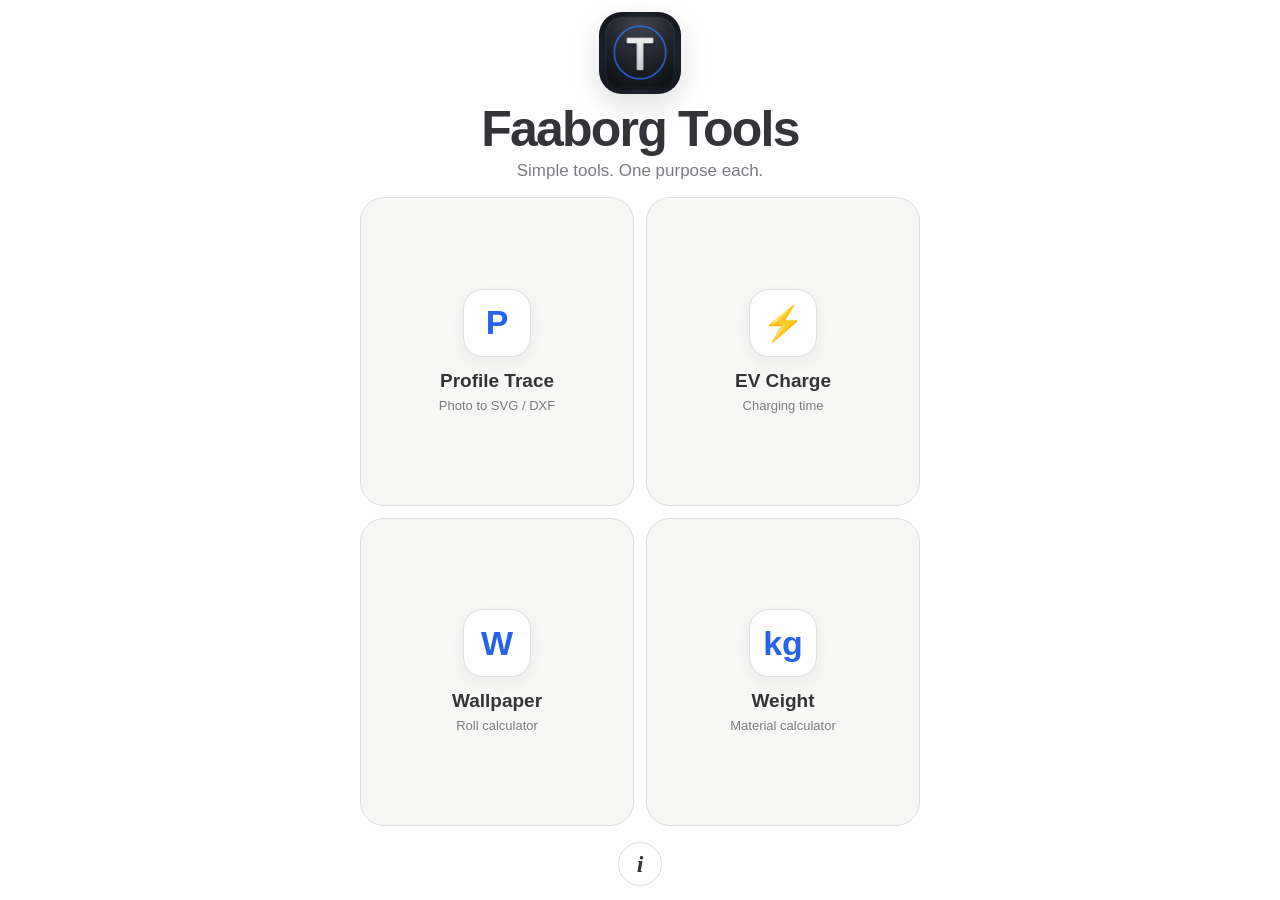
<file: index.html>
<!doctype html>
<html lang="en">
<head>
<meta charset="utf-8">
<meta name="viewport" content="width=device-width,initial-scale=1,viewport-fit=cover,user-scalable=no">
<meta name="theme-color" content="#ffffff">
<meta name="apple-mobile-web-app-capable" content="yes">
<meta name="apple-mobile-web-app-status-bar-style" content="default">
<meta name="apple-mobile-web-app-title" content="Faaborg Tools">
<link rel="apple-touch-icon" sizes="180x180" href="apple-touch-icon.png">
<link rel="icon" type="image/png" sizes="192x192" href="icon-192.png">
<link rel="manifest" href="manifest.webmanifest">
<title>Faaborg Tools</title>
<style>
:root{--bg:#fff;--panel:#f7f7f6;--text:#343438;--muted:#7b7b82;--line:#dedee2;--blue:#2563eb;--radius:24px}
*{box-sizing:border-box}
html,body{margin:0;min-height:100%;background:var(--bg);color:var(--text);font-family:-apple-system,BlinkMacSystemFont,"SF Pro Display","Segoe UI",sans-serif}
body{padding:calc(12px + env(safe-area-inset-top)) 12px calc(14px + env(safe-area-inset-bottom));overflow:hidden}
.app{width:min(100%,560px);height:calc(100vh - env(safe-area-inset-top) - env(safe-area-inset-bottom) - 26px);margin:auto;display:grid;grid-template-rows:auto 1fr auto;gap:16px}
.header{text-align:center}.logo{width:82px;height:82px;border-radius:23px;display:block;margin:0 auto 10px;box-shadow:0 10px 30px #0002}.header h1{margin:0;font-size:clamp(34px,9vw,50px);line-height:1;letter-spacing:-1.8px}.header p{margin:7px 0 0;color:var(--muted);font-size:17px}
.grid{display:grid;grid-template-columns:1fr 1fr;grid-template-rows:1fr 1fr;gap:12px;min-height:0}
.tool{position:relative;text-decoration:none;color:inherit;background:var(--panel);border:1px solid var(--line);border-radius:var(--radius);padding:18px 14px;display:flex;flex-direction:column;align-items:center;justify-content:center;text-align:center;min-width:0;transition:transform .12s ease,background .12s ease}
.tool:active{transform:scale(.985);background:#f0f0ef}.symbol{width:68px;height:68px;border-radius:20px;background:#fff;border:1px solid var(--line);display:grid;place-items:center;margin-bottom:14px;font-size:34px;font-weight:750;color:var(--blue);box-shadow:0 6px 16px #0000000d}.tool strong{font-size:19px;line-height:1.05}.tool span{display:block;margin-top:7px;color:var(--muted);font-size:13px;line-height:1.2}.info{width:44px;height:44px;margin:auto;border:1px solid var(--line);border-radius:50%;background:#fff;color:var(--text);font:italic 700 24px Georgia,serif;cursor:pointer}
dialog{border:0;border-radius:24px;width:calc(100% - 30px);max-width:480px;padding:24px}dialog::backdrop{background:#0007}dialog h2{margin-top:0}dialog p{line-height:1.45;color:#555}.close{width:100%;min-height:54px;border:0;border-radius:16px;background:var(--text);color:#fff;font-size:18px;font-weight:700}
@media(max-height:700px){.logo{width:66px;height:66px;border-radius:19px}.header h1{font-size:36px}.header p{font-size:15px}.app{gap:10px}.grid{gap:9px}.tool{padding:10px}.symbol{width:54px;height:54px;border-radius:16px;margin-bottom:9px;font-size:28px}.tool strong{font-size:17px}.tool span{font-size:12px;margin-top:4px}}
</style>
</head>
<body>
<main class="app">
  <header class="header">
    <img class="logo" src="apple-touch-icon.png" alt="Faaborg Tools">
    <h1>Faaborg Tools</h1>
    <p>Simple tools. One purpose each.</p>
  </header>

  <section class="grid" aria-label="Tools">
    <a class="tool" href="profile/">
      <div class="symbol">P</div>
      <strong>Profile Trace</strong>
      <span>Photo to SVG / DXF</span>
    </a>
    <a class="tool" href="ev-charge/">
      <div class="symbol">⚡</div>
      <strong>EV Charge</strong>
      <span>Charging time</span>
    </a>
    <a class="tool" href="wallpaper/">
      <div class="symbol">W</div>
      <strong>Wallpaper</strong>
      <span>Roll calculator</span>
    </a>
    <a class="tool" href="weight/">
      <div class="symbol">kg</div>
      <strong>Weight</strong>
      <span>Material calculator</span>
    </a>
  </section>

  <button class="info" id="info" aria-label="Information">i</button>
</main>

<dialog id="dialog">
  <h2>Faaborg Tools</h2>
  <p>Each tool has one function, works without login, and is designed for one iPhone screen.</p>
  <p>The links expect each app to be placed in its own folder next to this index file.</p>
  <button class="close" id="close">Close</button>
</dialog>
<script>
'use strict';
const dialog=document.getElementById('dialog');
document.getElementById('info').addEventListener('click',()=>dialog.showModal());
document.getElementById('close').addEventListener('click',()=>dialog.close());
</script>
</body>
</html>
</file>
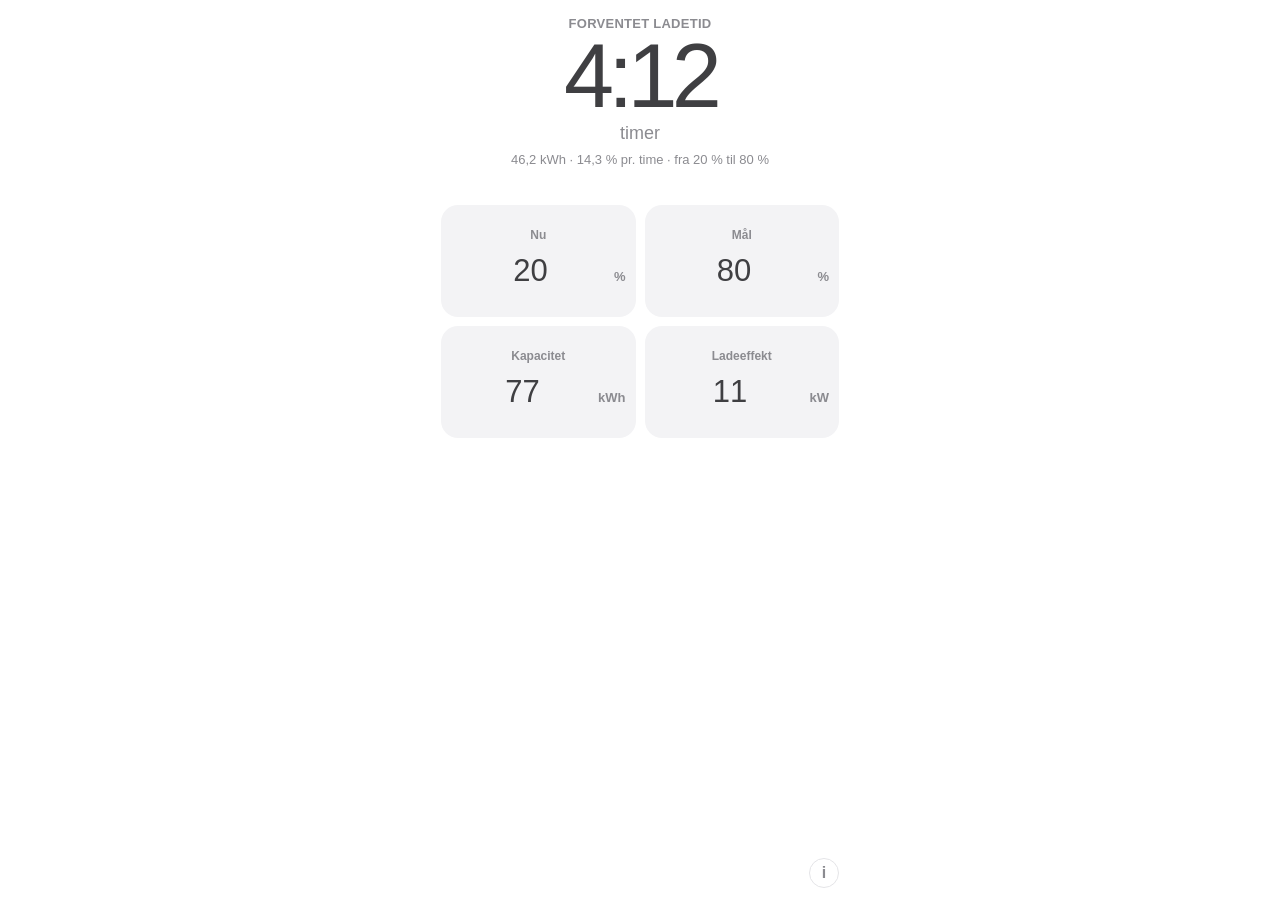
<file: elbil/index.html>
<!doctype html>
<html lang="da">
<head>
<meta charset="utf-8">
<meta name="viewport" content="width=device-width, initial-scale=1, viewport-fit=cover, user-scalable=no">
<meta name="apple-mobile-web-app-capable" content="yes">
<meta name="apple-mobile-web-app-title" content="Elbil">
<meta name="apple-mobile-web-app-status-bar-style" content="default">
<meta name="theme-color" content="#ffffff">
<title>Elbil · Ladetid</title>
<style>
:root{
  --bg:#ffffff;
  --text:#3f3f42;
  --muted:#8b8b90;
  --field:#f3f3f5;
  --line:#e4e4e7;
}
*{box-sizing:border-box;-webkit-tap-highlight-color:transparent}
html,body{margin:0;min-height:100%;background:var(--bg)}
body{
  color:var(--text);
  font-family:-apple-system,BlinkMacSystemFont,"SF Pro Display","Segoe UI",sans-serif;
  overscroll-behavior:none;
}
button,input{font:inherit;color:inherit}
main{
  width:min(100%,430px);
  min-height:100dvh;
  margin:0 auto;
  padding:calc(env(safe-area-inset-top) + 13px) 16px calc(env(safe-area-inset-bottom) + 55px);
  display:flex;
  flex-direction:column;
}
.result{
  text-align:center;
  padding:3px 0 18px;
}
.result-label{
  min-height:18px;
  font-size:13px;
  font-weight:600;
  letter-spacing:.02em;
  color:var(--muted);
}
.result-number{
  margin-top:1px;
  font-size:clamp(66px,20vw,90px);
  line-height:.92;
  font-weight:500;
  letter-spacing:-.065em;
  font-variant-numeric:tabular-nums;
  white-space:nowrap;
}
.result-unit{
  margin-top:5px;
  font-size:18px;
  font-weight:500;
  color:var(--muted);
}
.status{
  min-height:36px;
  margin-top:7px;
  padding:0 8px;
  font-size:13px;
  line-height:1.35;
  color:var(--muted);
}
.grid{
  display:grid;
  grid-template-columns:repeat(2,minmax(0,1fr));
  gap:9px;
}
.card{
  min-width:0;
  height:112px;
  border-radius:17px;
  background:var(--field);
  padding:12px 10px 10px;
  display:flex;
  flex-direction:column;
  justify-content:center;
  text-align:center;
}
.card label{
  display:block;
  margin-bottom:5px;
  font-size:12px;
  font-weight:600;
  color:var(--muted);
  white-space:nowrap;
}
.input-line{
  display:flex;
  align-items:baseline;
  justify-content:center;
  min-width:0;
}
input{
  width:100%;
  min-width:0;
  height:49px;
  padding:0;
  border:0;
  outline:0;
  background:transparent;
  text-align:center;
  font-size:31px;
  line-height:1;
  font-weight:500;
  font-variant-numeric:tabular-nums;
  -moz-appearance:textfield;
}
input::-webkit-outer-spin-button,input::-webkit-inner-spin-button{-webkit-appearance:none;margin:0}
.unit{
  flex:0 0 auto;
  margin-left:4px;
  font-size:13px;
  font-weight:600;
  color:var(--muted);
}
.info{
  position:fixed;
  right:max(16px,calc((100vw - 430px)/2 + 16px));
  bottom:calc(env(safe-area-inset-bottom) + 12px);
  width:30px;
  height:30px;
  padding:0;
  border:1px solid var(--line);
  border-radius:50%;
  background:#fff;
  color:var(--muted);
  font-size:16px;
  font-weight:600;
  cursor:pointer;
}
dialog{
  width:min(calc(100% - 32px),390px);
  border:0;
  border-radius:22px;
  padding:22px;
  color:var(--text);
  box-shadow:0 18px 60px rgba(0,0,0,.22);
}
dialog::backdrop{background:rgba(0,0,0,.35)}
dialog h2{margin:0 0 14px;font-size:24px}
dialog p{margin:0 0 12px;font-size:15px;line-height:1.45;color:#555}
dialog .signature{margin-top:20px;color:var(--muted);font-size:13px}
dialog button{
  width:100%;
  height:46px;
  margin-top:8px;
  border:0;
  border-radius:14px;
  background:var(--field);
  font-weight:600;
}
@media(max-height:690px){
  main{padding-top:calc(env(safe-area-inset-top) + 7px)}
  .result{padding-bottom:11px}
  .result-number{font-size:61px}
  .status{min-height:30px}
  .card{height:98px}
  input{height:43px;font-size:28px}
}
</style>
</head>
<body>
<main>
  <section class="result" aria-live="polite">
    <div class="result-label">FORVENTET LADETID</div>
    <div id="resultNumber" class="result-number">4:12</div>
    <div id="resultUnit" class="result-unit">timer</div>
    <div id="status" class="status">46,2 kWh · 14,3 % pr. time · fra 20 % til 80 %</div>
  </section>

  <section class="grid">
    <div class="card">
      <label for="current">Nu</label>
      <div class="input-line">
        <input id="current" inputmode="numeric" type="text" value="20">
        <span class="unit">%</span>
      </div>
    </div>

    <div class="card">
      <label for="target">Mål</label>
      <div class="input-line">
        <input id="target" inputmode="numeric" type="text" value="80">
        <span class="unit">%</span>
      </div>
    </div>

    <div class="card">
      <label for="battery">Kapacitet</label>
      <div class="input-line">
        <input id="battery" inputmode="decimal" type="text" value="77">
        <span class="unit">kWh</span>
      </div>
    </div>

    <div class="card">
      <label for="power">Ladeeffekt</label>
      <div class="input-line">
        <input id="power" inputmode="decimal" type="text" value="11">
        <span class="unit">kW</span>
      </div>
    </div>
  </section>
</main>

<button id="infoButton" class="info" type="button" aria-label="Information">i</button>

<dialog id="infoDialog">
  <h2>Elbil · Ladetid</h2>
  <p>Indtast bilens nuværende batteriprocent, ønsket mål, batterikapacitet og ladeeffekt.</p>
  <p>Beregningen forudsætter konstant ladeeffekt. Ladetab, temperatur og bilens ladekurve er ikke medregnet, så den faktiske ladetid kan være længere.</p>
  <p>Ved hurtigladning falder ladeeffekten normalt, især ved høj batteriprocent.</p>
  <p class="signature">Designed by Søren Faaborg<br>Version 2.0</p>
  <button id="closeInfo" type="button">Luk</button>
</dialog>

<script>
'use strict';

const $ = id => document.getElementById(id);
const storageKey = 'elbilLadetid_v2';
const fieldIds = ['current','target','battery','power'];

function num(id){
  const value = String($(id).value).trim().replace(',', '.');
  const parsed = Number.parseFloat(value);
  return Number.isFinite(parsed) ? parsed : 0;
}

function fmt(value, decimals = 0){
  return Number(value).toLocaleString('da-DK',{
    minimumFractionDigits:decimals,
    maximumFractionDigits:decimals
  });
}

function save(){
  try{
    const data = {};
    fieldIds.forEach(id => data[id] = $(id).value);
    localStorage.setItem(storageKey, JSON.stringify(data));
  }catch(error){
    console.warn('Værdierne kunne ikke gemmes.', error);
  }
}

function load(){
  try{
    const data = JSON.parse(localStorage.getItem(storageKey) || '{}');
    fieldIds.forEach(id => {
      if(data[id] !== undefined) $(id).value = data[id];
    });
  }catch(error){
    console.warn('Gemte værdier kunne ikke indlæses.', error);
  }
}

function showError(message){
  $('resultNumber').textContent = '—';
  $('resultUnit').textContent = 'timer';
  $('status').textContent = message;
}

function calculate(){
  const current = num('current');
  const target = num('target');
  const battery = num('battery');
  const power = num('power');

  if(current < 0 || current > 100) return showError('Nu skal være mellem 0 og 100 %');
  if(target < 0 || target > 100) return showError('Mål skal være mellem 0 og 100 %');
  if(target <= current) return showError('Mål skal være højere end Nu');
  if(battery <= 0) return showError('Indtast en positiv batterikapacitet');
  if(power <= 0) return showError('Indtast en positiv ladeeffekt');

  const percentageNeeded = target - current;
  const energyNeeded = battery * percentageNeeded / 100;
  const chargingHours = energyNeeded / power;
  const totalMinutes = Math.max(1, Math.round(chargingHours * 60));
  const hours = Math.floor(totalMinutes / 60);
  const minutes = totalMinutes % 60;
  const percentPerHour = power / battery * 100;

  $('resultNumber').textContent = `${hours}:${String(minutes).padStart(2,'0')}`;
  $('resultUnit').textContent = hours === 1 ? 'time' : 'timer';
  $('status').textContent =
    `${fmt(energyNeeded,1)} kWh · ${fmt(percentPerHour,1)} % pr. time · fra ${fmt(current)} % til ${fmt(target)} %`;

  save();
}

fieldIds.forEach(id => {
  $(id).addEventListener('focus', function(){
    const input = this;
    setTimeout(() => input.select(), 50);
  });
  $(id).addEventListener('input', calculate);
  $(id).addEventListener('change', calculate);
});

$('infoButton').addEventListener('click', () => $('infoDialog').showModal());
$('closeInfo').addEventListener('click', () => $('infoDialog').close());
$('infoDialog').addEventListener('click', event => {
  if(event.target === $('infoDialog')) $('infoDialog').close();
});

load();
calculate();
</script>
</body>
</html>
</file>
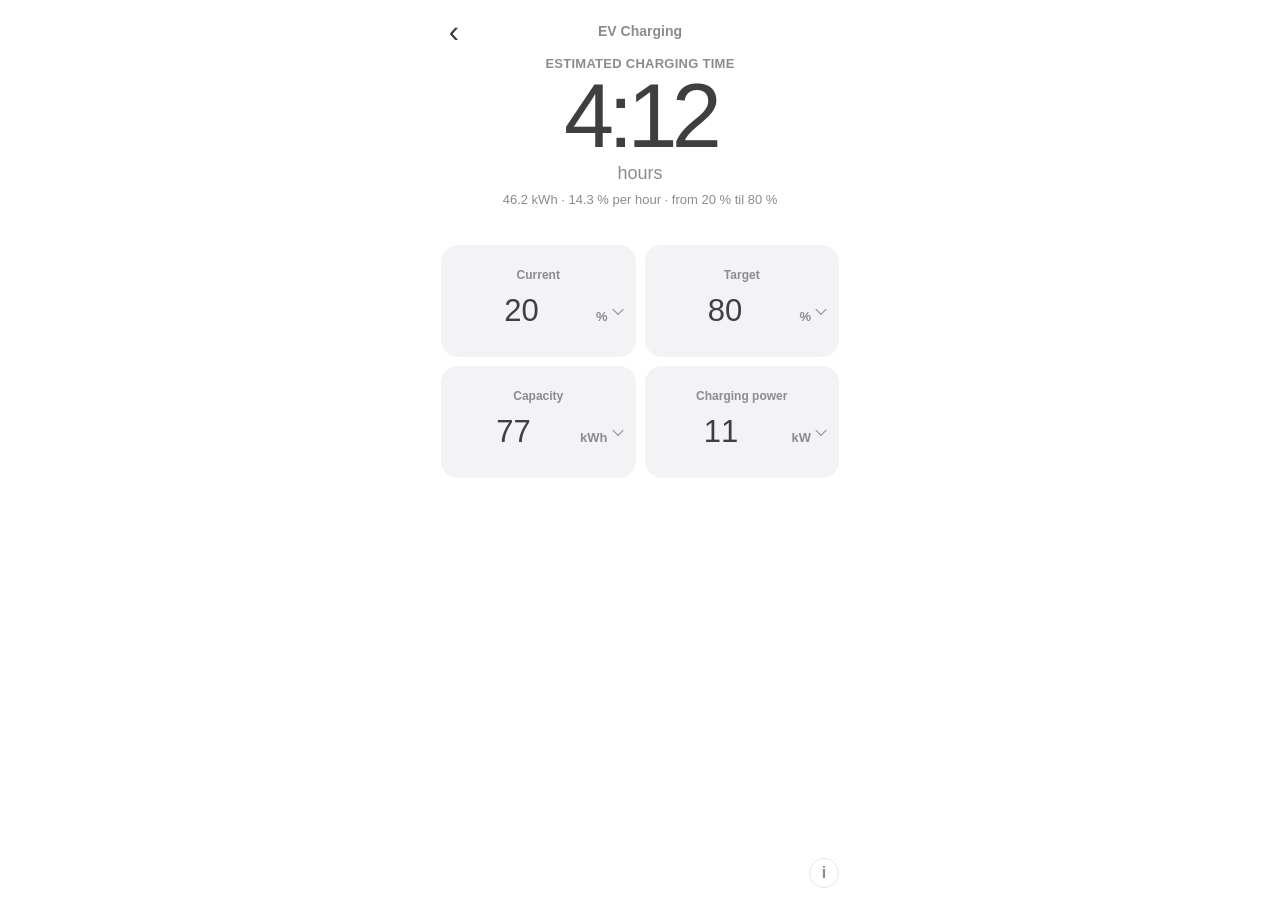
<file: ev-charge/index.html>
<!doctype html>
<html lang="en">
<head>
<meta charset="utf-8">
<meta name="viewport" content="width=device-width, initial-scale=1, viewport-fit=cover, user-scalable=no">
<meta name="apple-mobile-web-app-capable" content="yes">
<meta name="apple-mobile-web-app-title" content="EV Charging">
<meta name="apple-mobile-web-app-status-bar-style" content="default">
<meta name="theme-color" content="#ffffff">
<title>EV Charging Time</title>
<style>
:root{
  --bg:#ffffff;
  --text:#3f3f42;
  --muted:#8b8b90;
  --field:#f3f3f5;
  --line:#e4e4e7;
}
*{box-sizing:border-box;-webkit-tap-highlight-color:transparent}

.app-header{
  position:relative;
  display:flex;
  align-items:center;
  min-height:36px;
  margin-bottom:4px;
}
.back-button{
  display:flex;
  align-items:center;
  justify-content:center;
  width:34px;
  height:34px;
  margin-left:-4px;
  border:0;
  background:transparent;
  color:var(--text);
  text-decoration:none;
  font-size:31px;
  font-weight:300;
  line-height:1;
  cursor:pointer;
}
.app-title{
  position:absolute;
  left:50%;
  transform:translateX(-50%);
  font-size:14px;
  font-weight:600;
  color:var(--muted);
  white-space:nowrap;
}

html,body{margin:0;min-height:100%;background:var(--bg)}
body{
  color:var(--text);
  font-family:-apple-system,BlinkMacSystemFont,"SF Pro Display","Segoe UI",sans-serif;
  overscroll-behavior:none;
}
button,input{font:inherit;color:inherit}
main{
  width:min(100%,430px);
  min-height:100dvh;
  margin:0 auto;
  padding:calc(env(safe-area-inset-top) + 13px) 16px calc(env(safe-area-inset-bottom) + 55px);
  display:flex;
  flex-direction:column;
}
.result{
  text-align:center;
  padding:3px 0 18px;
}
.result-label{
  min-height:18px;
  font-size:13px;
  font-weight:600;
  letter-spacing:.02em;
  color:var(--muted);
}
.result-number{
  margin-top:1px;
  font-size:clamp(66px,20vw,90px);
  line-height:.92;
  font-weight:500;
  letter-spacing:-.065em;
  font-variant-numeric:tabular-nums;
  white-space:nowrap;
}
.result-unit{
  margin-top:5px;
  font-size:18px;
  font-weight:500;
  color:var(--muted);
}
.status{
  min-height:36px;
  margin-top:7px;
  padding:0 8px;
  font-size:13px;
  line-height:1.35;
  color:var(--muted);
}
.grid{
  display:grid;
  grid-template-columns:repeat(2,minmax(0,1fr));
  gap:9px;
}
.card{
  min-width:0;
  height:112px;
  border-radius:17px;
  background:var(--field);
  padding:12px 10px 10px;
  display:flex;
  flex-direction:column;
  justify-content:center;
  text-align:center;
}
.card label{
  display:block;
  margin-bottom:5px;
  font-size:12px;
  font-weight:600;
  color:var(--muted);
  white-space:nowrap;
}
.input-line{
  position:relative;
  padding-right:18px;
  display:flex;
  align-items:baseline;
  justify-content:center;
  min-width:0;
}
input{
  width:100%;
  min-width:0;
  height:49px;
  padding:0;
  border:0;
  outline:0;
  background:transparent;
  text-align:center;
  font-size:31px;
  line-height:1;
  font-weight:500;
  font-variant-numeric:tabular-nums;
  -moz-appearance:textfield;
}
input::-webkit-outer-spin-button,input::-webkit-inner-spin-button{-webkit-appearance:none;margin:0}
.input-line::after{
  content:"";
  position:absolute;
  right:4px;
  top:50%;
  width:7px;
  height:7px;
  border-right:1.5px solid var(--muted);
  border-bottom:1.5px solid var(--muted);
  transform:translateY(-70%) rotate(45deg);
  pointer-events:none;
}
.unit{
  flex:0 0 auto;
  margin-left:4px;
  font-size:13px;
  font-weight:600;
  color:var(--muted);
}
.info{
  position:fixed;
  right:max(16px,calc((100vw - 430px)/2 + 16px));
  bottom:calc(env(safe-area-inset-bottom) + 12px);
  width:30px;
  height:30px;
  padding:0;
  border:1px solid var(--line);
  border-radius:50%;
  background:#fff;
  color:var(--muted);
  font-size:16px;
  font-weight:600;
  cursor:pointer;
}
dialog{
  width:min(calc(100% - 32px),390px);
  border:0;
  border-radius:22px;
  padding:22px;
  color:var(--text);
  box-shadow:0 18px 60px rgba(0,0,0,.22);
}
dialog::backdrop{background:rgba(0,0,0,.35)}
dialog h2{margin:0 0 14px;font-size:24px}
dialog p{margin:0 0 12px;font-size:15px;line-height:1.45;color:#555}
dialog .signature{margin-top:20px;color:var(--muted);font-size:13px}
dialog button{
  width:100%;
  height:46px;
  margin-top:8px;
  border:0;
  border-radius:14px;
  background:var(--field);
  font-weight:600;
}
@media(max-height:690px){
  main{padding-top:calc(env(safe-area-inset-top) + 7px)}
  .result{padding-bottom:11px}
  .result-number{font-size:61px}
  .status{min-height:30px}
  .card{height:98px}
  input{height:43px;font-size:28px}
}
</style>
</head>
<body>
<main>

  <header class="app-header">
    <a class="back-button" href="../index.html" aria-label="Back">‹</a>
    <div class="app-title">EV Charging</div>
  </header>
  <section class="result" aria-live="polite">
    <div class="result-label">ESTIMATED CHARGING TIME</div>
    <div id="resultNumber" class="result-number">4:12</div>
    <div id="resultUnit" class="result-unit">hours</div>
    <div id="status" class="status">46.2 kWh · 14.3% per hour · from 20% to 80%</div>
  </section>

  <section class="grid">
    <div class="card">
      <label for="current">Current</label>
      <div class="input-line">
        <input id="current" inputmode="numeric" type="text" value="20">
        <span class="unit">%</span>
      </div>
    </div>

    <div class="card">
      <label for="target">Target</label>
      <div class="input-line">
        <input id="target" inputmode="numeric" type="text" value="80">
        <span class="unit">%</span>
      </div>
    </div>

    <div class="card">
      <label for="battery">Capacity</label>
      <div class="input-line">
        <input id="battery" inputmode="decimal" type="text" value="77">
        <span class="unit">kWh</span>
      </div>
    </div>

    <div class="card">
      <label for="power">Charging power</label>
      <div class="input-line">
        <input id="power" inputmode="decimal" type="text" value="11">
        <span class="unit">kW</span>
      </div>
    </div>
  </section>
</main>

<button id="infoButton" class="info" type="button" aria-label="Information">i</button>

<dialog id="infoDialog">
  <h2>EV · Charging Time</h2>
  <p>Enter the current battery level, target level, battery capacity and charging power.</p>
  <p>The calculation assumes constant charging power. Charging loss, temperature and the vehicle’s charging curve are not included, so the actual charging time may be longer.</p>
  <p>During rapid charging, the charging power normally decreases, especially at a high battery level.</p>
  <p class="signature">Designed by Søren Faaborg<br>Version 2.1</p>
  <button id="closeInfo" type="button">Close</button>
</dialog>

<script>
'use strict';

const $ = id => document.getElementById(id);
const storageKey = 'evChargingTime_v2';
const fieldIds = ['current','target','battery','power'];

function num(id){
  const value = String($(id).value).trim().replace(',', '.');
  const parsed = Number.parseFloat(value);
  return Number.isFinite(parsed) ? parsed : 0;
}

function fmt(value, decimals = 0){
  return Number(value).toLocaleString('en-US',{
    minimumFractionDigits:decimals,
    maximumFractionDigits:decimals
  });
}

function save(){
  try{
    const data = {};
    fieldIds.forEach(id => data[id] = $(id).value);
    localStorage.setItem(storageKey, JSON.stringify(data));
  }catch(error){
    console.warn('Values could not be saved.', error);
  }
}

function load(){
  try{
    const data = JSON.parse(localStorage.getItem(storageKey) || '{}');
    fieldIds.forEach(id => {
      if(data[id] !== undefined) $(id).value = data[id];
    });
  }catch(error){
    console.warn('Saved values could not be loaded.', error);
  }
}

function showError(message){
  $('resultNumber').textContent = '—';
  $('resultUnit').textContent = 'hours';
  $('status').textContent = message;
}

function calculate(){
  const current = num('current');
  const target = num('target');
  const battery = num('battery');
  const power = num('power');

  if(current < 0 || current > 100) return showError('Current must be between 0 and 100%');
  if(target < 0 || target > 100) return showError('Target must be between 0 and 100%');
  if(target <= current) return showError('Target must be higher than Current');
  if(battery <= 0) return showError('Enter a positive battery capacity');
  if(power <= 0) return showError('Enter a positive charging power');

  const percentageNeeded = target - current;
  const energyNeeded = battery * percentageNeeded / 100;
  const chargingHours = energyNeeded / power;
  const totalMinutes = Math.max(1, Math.round(chargingHours * 60));
  const hours = Math.floor(totalMinutes / 60);
  const minutes = totalMinutes % 60;
  const percentPerHour = power / battery * 100;

  $('resultNumber').textContent = `${hours}:${String(minutes).padStart(2,'0')}`;
  $('resultUnit').textContent = hours === 1 ? 'hour' : 'hours';
  $('status').textContent =
    `${fmt(energyNeeded,1)} kWh · ${fmt(percentPerHour,1)} % per hour · from ${fmt(current)} % til ${fmt(target)} %`;

  save();
}

fieldIds.forEach(id => {
  $(id).addEventListener('focus', function(){
    const input = this;
    setTimeout(() => input.select(), 50);
  });
  $(id).addEventListener('input', calculate);
  $(id).addEventListener('change', calculate);
});

$('infoButton').addEventListener('click', () => $('infoDialog').showModal());
$('closeInfo').addEventListener('click', () => $('infoDialog').close());
$('infoDialog').addEventListener('click', event => {
  if(event.target === $('infoDialog')) $('infoDialog').close();
});

load();
calculate();
</script>
</body>
</html>
</file>
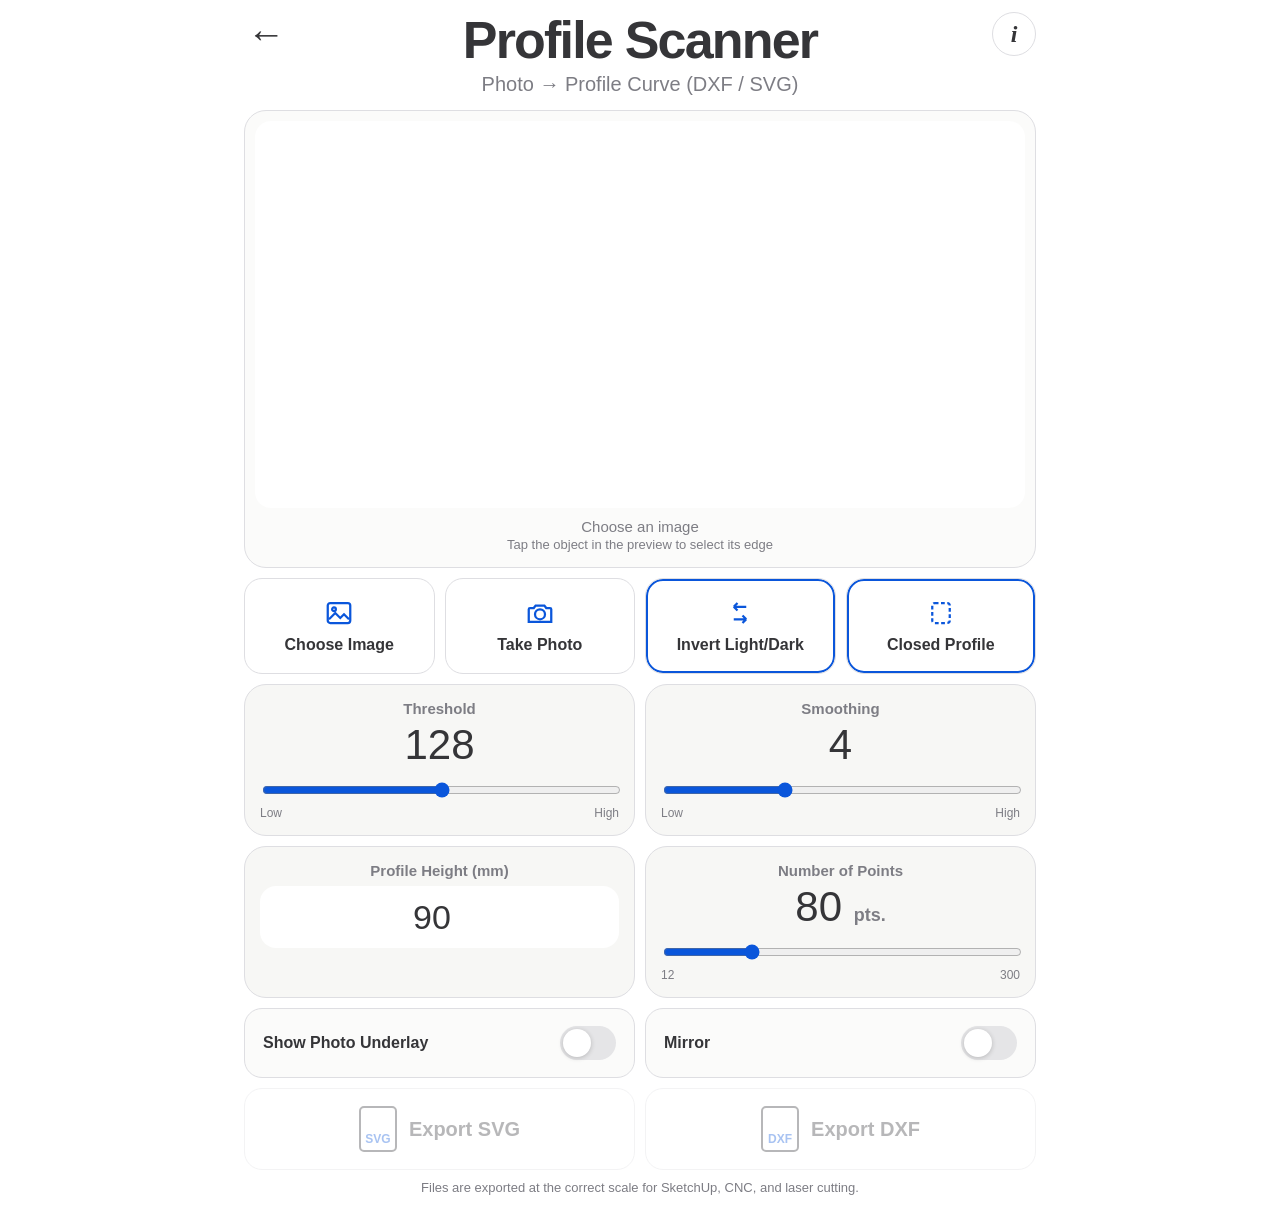
<file: profil/index.html>
<!DOCTYPE html>
<html lang="en">
<head>
<meta charset="utf-8">
<meta name="viewport" content="width=device-width,initial-scale=1,viewport-fit=cover">
<meta name="theme-color" content="#ffffff">
<title>Profile Scanner</title>
<style>
:root{
  --bg:#ffffff;
  --panel:#f7f7f5;
  --panel-2:#fbfbfa;
  --text:#353538;
  --muted:#7d7d84;
  --line:#dedee2;
  --blue:#0a56db;
  --accent:#ff9f0a;
  --radius:22px;
}
*{box-sizing:border-box}
html,body{
  margin:0;
  background:var(--bg);
  color:var(--text);
  font-family:-apple-system,BlinkMacSystemFont,"SF Pro Display","Segoe UI",sans-serif;
}
body{
  min-height:100vh;
  padding:
    calc(10px + env(safe-area-inset-top))
    0
    calc(12px + env(safe-area-inset-bottom));
}
.app{
  width:min(100%,820px);
  margin:0 auto;
  padding:0 14px;
}
.header{
  position:relative;
  text-align:center;
  margin:4px 0 14px;
}
h1{
  margin:0;
  font-size:clamp(34px,7vw,52px);
  line-height:1;
  letter-spacing:-1.8px;
  font-weight:740;
}
.sub{
  margin:7px 0 0;
  color:var(--muted);
  font-size:clamp(15px,3.8vw,20px);
}
.preview{
  background:var(--panel-2);
  border:1px solid var(--line);
  border-radius:var(--radius);
  padding:10px;
}
canvas{
  display:block;
  width:100%;
  height:auto;
  max-height:43vh;
  object-fit:contain;
  background:#fff;
  border-radius:16px;
}
.status{
  text-align:center;
  min-height:24px;
  padding-top:10px;
  color:var(--muted);
  font-size:15px;
  font-variant-numeric:tabular-nums;
  white-space:nowrap;
  overflow:hidden;
  text-overflow:ellipsis;
}
.hint{
  text-align:center;
  min-height:20px;
  margin-top:2px;
  color:var(--muted);
  font-size:13px;
}
.quick-actions{
  display:grid;
  grid-template-columns:repeat(4,1fr);
  gap:10px;
  margin-top:10px;
}
.quick{
  min-height:96px;
  border:1px solid var(--line);
  border-radius:18px;
  background:#fff;
  color:var(--text);
  display:flex;
  flex-direction:column;
  align-items:center;
  justify-content:center;
  gap:8px;
  font-size:16px;
  font-weight:680;
  text-align:center;
  padding:10px 6px;
}
.quick svg{
  width:30px;
  height:30px;
  stroke:var(--blue);
  fill:none;
  stroke-width:1.8;
}
.quick input{display:none}
.quick.active{
  box-shadow:inset 0 0 0 2px var(--blue);
}
.grid{
  display:grid;
  grid-template-columns:1fr 1fr;
  gap:10px;
  margin-top:10px;
}
.card{
  background:var(--panel);
  border:1px solid var(--line);
  border-radius:var(--radius);
  padding:15px;
  min-width:0;
}
.card label{
  display:block;
  text-align:center;
  color:var(--muted);
  font-size:15px;
  font-weight:680;
  margin-bottom:7px;
}
.value{
  text-align:center;
  font-size:42px;
  line-height:1;
  margin:4px 0 14px;
  font-variant-numeric:tabular-nums;
}
.unit{
  color:var(--muted);
  font-size:18px;
  font-weight:650;
}
.range-labels{
  display:flex;
  justify-content:space-between;
  margin-top:4px;
  color:var(--muted);
  font-size:12px;
}
input[type=range]{
  width:100%;
  accent-color:var(--blue);
}
input[type=number]{
  width:100%;
  height:62px;
  border:0;
  border-radius:16px;
  background:#fff;
  color:var(--text);
  text-align:center;
  font-size:34px;
  padding:0 12px;
  font-variant-numeric:tabular-nums;
}
.toggle-row{
  display:grid;
  grid-template-columns:1fr 1fr;
  gap:10px;
  margin-top:10px;
}
.toggle-card{
  background:var(--panel-2);
  border:1px solid var(--line);
  border-radius:18px;
  min-height:70px;
  padding:0 18px;
  display:flex;
  align-items:center;
  justify-content:space-between;
  font-size:16px;
  font-weight:600;
}
.switch{
  position:relative;
  width:56px;
  height:34px;
}
.switch input{
  position:absolute;
  opacity:0;
}
.slider{
  position:absolute;
  inset:0;
  border-radius:999px;
  background:#e5e5e7;
  transition:.2s;
}
.slider::before{
  content:"";
  position:absolute;
  width:28px;
  height:28px;
  left:3px;
  top:3px;
  border-radius:50%;
  background:#fff;
  box-shadow:0 1px 5px #0003;
  transition:.2s;
}
.switch input:checked + .slider{
  background:var(--blue);
}
.switch input:checked + .slider::before{
  transform:translateX(22px);
}
.export-row{
  display:grid;
  grid-template-columns:1fr 1fr;
  gap:10px;
  margin-top:10px;
}
.export{
  min-height:82px;
  border:1px solid var(--line);
  border-radius:18px;
  background:#fff;
  color:var(--text);
  font-size:20px;
  font-weight:700;
  display:flex;
  align-items:center;
  justify-content:center;
  gap:12px;
}
.export:disabled{opacity:.35}
.file-icon{
  width:38px;
  height:46px;
  border:2px solid var(--text);
  border-radius:5px;
  display:flex;
  align-items:flex-end;
  justify-content:center;
  padding-bottom:4px;
  color:var(--blue);
  font-size:12px;
  font-weight:800;
  background:#fff;
}
.foot{
  text-align:center;
  color:var(--muted);
  font-size:13px;
  margin:10px 8px 0;
}
.back{
  position:absolute;
  left:0;
  top:-2px;
  width:44px;
  height:44px;
  border:0;
  background:transparent;
  color:var(--text);
  font-size:38px;
  line-height:1;
  font-weight:400;
  padding:0;
  cursor:pointer;
}
.info{
  position:absolute;
  right:0;
  top:-2px;
  width:44px;
  height:44px;
  border-radius:50%;
  border:1px solid var(--line);
  background:#fff;
  color:var(--text);
  font:italic 700 24px Georgia,serif;
}
dialog{
  border:0;
  border-radius:24px;
  width:calc(100% - 30px);
  max-width:540px;
  padding:24px;
}
dialog::backdrop{background:#0007}
dialog h2{margin-top:0}
dialog p{line-height:1.45;color:#555}
.close{
  width:100%;
  min-height:54px;
  border:0;
  border-radius:16px;
  background:var(--text);
  color:#fff;
  font-size:18px;
  font-weight:700;
}
@media(max-width:600px){
  .app{padding:0 8px}
  .quick-actions{grid-template-columns:repeat(2,1fr)}
  .quick{min-height:74px;flex-direction:row;justify-content:flex-start;padding:10px 16px}
  .quick svg{width:25px;height:25px}
  canvas{max-height:36vh}
  .value{font-size:36px}
}
</style>
</head>
<body>
<main class="app">
  <header class="header">
    <button class="back" id="back" aria-label="Back">←</button>
    <h1>Profile Scanner</h1>
    <p class="sub">Photo → Profile Curve (DXF / SVG)</p>
    <button class="info" id="info" aria-label="Information">i</button>
  </header>

  <section class="preview">
    <canvas id="canvas" width="900" height="650"></canvas>
    <div id="status" class="status">Choose an image</div>
    <div class="hint">Tap the object in the preview to select its edge</div>
  </section>

  <section class="quick-actions">
    <label class="quick" for="file">
      <input id="file" type="file" accept="image/*">
      <svg viewBox="0 0 24 24"><rect x="3" y="4" width="18" height="16" rx="2"/><circle cx="8" cy="9" r="1.5"/><path d="M4 17l5-5 4 4 3-3 4 4"/></svg>
      <span>Choose Image</span>
    </label>

    <label class="quick" for="camera">
      <input id="camera" type="file" accept="image/*" capture="environment">
      <svg viewBox="0 0 24 24"><path d="M4 8h3l1.5-2h7L17 8h3a1 1 0 0 1 1 1v10H3V9a1 1 0 0 1 1-1z"/><circle cx="12" cy="13" r="4"/></svg>
      <span>Take Photo</span>
    </label>

    <label class="quick" id="invertQuick">
      <input id="invert" type="checkbox" checked>
      <svg viewBox="0 0 24 24"><path d="M7 7h10M7 7l3-3M7 7l3 3M17 17H7m10 0l-3-3m3 3l-3 3"/></svg>
      <span>Invert Light/Dark</span>
    </label>

    <label class="quick" id="profileQuick">
      <input id="profileOnly" type="checkbox" checked>
      <svg viewBox="0 0 24 24"><rect x="5" y="4" width="14" height="16" rx="2" stroke-dasharray="3 2"/></svg>
      <span>Closed Profile</span>
    </label>
  </section>

  <section class="grid">
    <div class="card">
      <label for="threshold">Threshold</label>
      <div class="value" id="thresholdValue">128</div>
      <input id="threshold" type="range" min="0" max="255" value="128">
      <div class="range-labels"><span>Low</span><span>High</span></div>
    </div>

    <div class="card">
      <label for="smooth">Smoothing</label>
      <div class="value" id="smoothValue">4</div>
      <input id="smooth" type="range" min="0" max="12" step="1" value="4">
      <div class="range-labels"><span>Low</span><span>High</span></div>
    </div>

    <div class="card">
      <label for="heightMm">Profile Height (mm)</label>
      <input id="heightMm" type="number" min="1" step="0.1" inputmode="decimal" value="90">
    </div>

    <div class="card">
      <label for="pointCount">Number of Points</label>
      <div class="value"><span id="pointValue">80</span> <span class="unit">pts.</span></div>
      <input id="pointCount" type="range" min="12" max="300" step="1" value="80">
      <div class="range-labels"><span>12</span><span>300</span></div>
    </div>
  </section>

  <section class="toggle-row">
    <label class="toggle-card">
      <span>Show Photo Underlay</span>
      <span class="switch">
        <input id="showImage" type="checkbox">
        <span class="slider"></span>
      </span>
    </label>

    <label class="toggle-card">
      <span>Mirror</span>
      <span class="switch">
        <input id="mirror" type="checkbox">
        <span class="slider"></span>
      </span>
    </label>
  </section>

  <section class="export-row">
    <button class="export" id="svg" disabled>
      <span class="file-icon">SVG</span>
      Export SVG
    </button>
    <button class="export" id="dxf" disabled>
      <span class="file-icon">DXF</span>
      Export DXF
    </button>
  </section>

  <p class="foot">Files are exported at the correct scale for SketchUp, CNC, and laser cutting.</p>
</main>

<dialog id="dialog">
  <h2>Profile Scanner</h2>
  <p>The app first detects the largest dark silhouette. You can then tap directly on the object you want to trace. Only the connected area around the selected point is used.</p>
  <p><b>Number of Points</b> bestemmer detaljegraden. 50–100 points er normalt passende til SketchUp. Flere points følger billedet tættere, men giver tungere geometri.</p>
  <p>Take Photoet helt vinkelret og med jævnt lys. Tryk inde på selve profilen – ikke på baggrunden eller en skygge.</p>
  <button class="close" id="close">Close</button>
</dialog>

<script>
'use strict';

const $ = id => document.getElementById(id);
const E = {
  file:$('file'), camera:$('camera'), canvas:$('canvas'), status:$('status'),
  threshold:$('threshold'), smooth:$('smooth'), height:$('heightMm'),
  points:$('pointCount'), invert:$('invert'), mirror:$('mirror'),
  profileOnly:$('profileOnly'), showImage:$('showImage'),
  svg:$('svg'), dxf:$('dxf')
};
const ctx = E.canvas.getContext('2d',{willReadFrequently:true});

let sourceImage = null;
let profilePixels = [];
let exportPoints = [];
let selectedSeed = null;
let timer = null;

const settings = ['threshold','smooth','heightMm','pointCount','invert','mirror','profileOnly','showImage'];

function saveSettings(){
  for(const id of settings){
    const el=$(id);
    localStorage.setItem('profile_v4_'+id, el.type==='checkbox' ? String(el.checked) : el.value);
  }
}
function loadSettings(){
  for(const id of settings){
    const el=$(id), value=localStorage.getItem('profile_v4_'+id);
    if(value!==null) el.type==='checkbox' ? el.checked=value==='true' : el.value=value;
  }
  updateLabels();
}
function updateQuickStates(){
  const iq=document.getElementById('invertQuick');
  const pq=document.getElementById('profileQuick');
  if(iq) iq.classList.toggle('active', E.invert.checked);
  if(pq) pq.classList.toggle('active', E.profileOnly.checked);
}
function updateLabels(){
  $('thresholdValue').textContent=E.threshold.value;
  $('smoothValue').textContent=E.smooth.value;
  $('pointValue').textContent=E.points.value;
  updateQuickStates();
}
function queue(){
  updateLabels(); saveSettings();
  clearTimeout(timer);
  timer=setTimeout(processImage,80);
}
document.querySelectorAll('input').forEach(el=>{
  if(el!==E.file && el!==E.camera) el.addEventListener('input',queue);
});

function openFile(file){
  if(!file)return;
  const url=URL.createObjectURL(file);
  const im=new Image();
  im.onload=()=>{
    sourceImage=im;
    selectedSeed=null;
    URL.revokeObjectURL(url);
    processImage();
  };
  im.onerror=()=>{
    URL.revokeObjectURL(url);
    E.status.textContent='The image could not be opened.';
  };
  im.src=url;
}
E.file.addEventListener('change',e=>openFile(e.target.files?.[0]));
E.camera.addEventListener('change',e=>openFile(e.target.files?.[0]));

function grayValue(r,g,b){
  return 0.2126*r+0.7152*g+0.0722*b;
}
function movingAverage(values,radius){
  if(radius<=0)return values.slice();
  const out=new Array(values.length);
  for(let i=0;i<values.length;i++){
    let sx=0, sy=0, n=0;
    for(let j=Math.max(0,i-radius);j<=Math.min(values.length-1,i+radius);j++){
      sx+=values[j].x; sy+=values[j].y; n++;
    }
    out[i]={x:sx/n,y:sy/n};
  }
  return out;
}
function largestComponent(mask,w,h){
  const seen=new Uint8Array(mask.length);
  let best=[];
  const dirs=[[1,0],[-1,0],[0,1],[0,-1]];
  for(let i=0;i<mask.length;i++){
    if(!mask[i]||seen[i])continue;
    const queue=[i], comp=[];
    seen[i]=1;
    for(let q=0;q<queue.length;q++){
      const cur=queue[q], x=cur%w, y=(cur/w)|0;
      comp.push(cur);
      for(const [dx,dy] of dirs){
        const nx=x+dx, ny=y+dy;
        if(nx<0||ny<0||nx>=w||ny>=h)continue;
        const ni=ny*w+nx;
        if(mask[ni]&&!seen[ni]){
          seen[ni]=1;queue.push(ni);
        }
      }
    }
    if(comp.length>best.length)best=comp;
  }
  return best;
}

function componentFromSeed(mask,w,h,seedX,seedY){
  const sx=Math.max(0,Math.min(w-1,Math.round(seedX)));
  const sy=Math.max(0,Math.min(h-1,Math.round(seedY)));
  const start=sy*w+sx;
  if(!mask[start]) return [];
  const seen=new Uint8Array(mask.length);
  const queue=[start], comp=[];
  const dirs=[[1,0],[-1,0],[0,1],[0,-1],[1,1],[-1,1],[1,-1],[-1,-1]];
  seen[start]=1;
  for(let q=0;q<queue.length;q++){
    const cur=queue[q], x=cur%w, y=(cur/w)|0;
    comp.push(cur);
    for(const [dx,dy] of dirs){
      const nx=x+dx, ny=y+dy;
      if(nx<0||ny<0||nx>=w||ny>=h)continue;
      const ni=ny*w+nx;
      if(mask[ni]&&!seen[ni]){
        seen[ni]=1;
        queue.push(ni);
      }
    }
  }
  return comp;
}
function rowEdges(component,w,h){
  const left=new Array(h).fill(Infinity);
  const right=new Array(h).fill(-Infinity);
  for(const i of component){
    const x=i%w, y=(i/w)|0;
    if(x<left[y])left[y]=x;
    if(x>right[y])right[y]=x;
  }
  const rows=[];
  for(let y=0;y<h;y++){
    if(left[y]!==Infinity)rows.push({y,left:left[y],right:right[y]});
  }
  return rows;
}
function std(values){
  if(!values.length)return Infinity;
  const mean=values.reduce((a,b)=>a+b,0)/values.length;
  return Math.sqrt(values.reduce((s,v)=>s+(v-mean)*(v-mean),0)/values.length);
}
function resamplePolyline(points,count){
  if(points.length<2)return points;
  const lengths=[0];
  for(let i=1;i<points.length;i++){
    lengths[i]=lengths[i-1]+Math.hypot(points[i].x-points[i-1].x,points[i].y-points[i-1].y);
  }
  const total=lengths[lengths.length-1];
  if(total===0)return [points[0]];
  const out=[];
  let seg=1;
  for(let k=0;k<count;k++){
    const target=(k/(count-1))*total;
    while(seg<lengths.length-1 && lengths[seg]<target)seg++;
    const a=points[seg-1],b=points[seg];
    const l0=lengths[seg-1],l1=lengths[seg];
    const t=l1===l0?0:(target-l0)/(l1-l0);
    out.push({x:a.x+(b.x-a.x)*t,y:a.y+(b.y-a.y)*t});
  }
  return out;
}
function bounds(points){
  let minX=Infinity,minY=Infinity,maxX=-Infinity,maxY=-Infinity;
  for(const p of points){
    minX=Math.min(minX,p.x);minY=Math.min(minY,p.y);
    maxX=Math.max(maxX,p.x);maxY=Math.max(maxY,p.y);
  }
  return {minX,minY,maxX,maxY};
}
function makeClosedContour(profile,backX){
  if(profile.length<2)return [];
  const first=profile[0],last=profile[profile.length-1];
  return [
    ...profile,
    {x:backX,y:last.y},
    {x:backX,y:first.y}
  ];
}

function processImage(){
  if(!sourceImage)return;

  E.status.textContent='Processing image…';
  E.svg.disabled=E.dxf.disabled=true;

  setTimeout(()=>{
    try{
      const maxDim=1000;
      const scale=Math.min(maxDim/sourceImage.width,maxDim/sourceImage.height,1);
      const w=Math.max(2,Math.round(sourceImage.width*scale));
      const h=Math.max(2,Math.round(sourceImage.height*scale));
      E.canvas.width=w;E.canvas.height=h;
      ctx.drawImage(sourceImage,0,0,w,h);

      const image=ctx.getImageData(0,0,w,h);
      const mask=new Uint8Array(w*h);
      const th=Number(E.threshold.value);
      const invert=E.invert.checked;

      for(let i=0,j=0;i<image.data.length;i+=4,j++){
        const g=grayValue(image.data[i],image.data[i+1],image.data[i+2]);
        mask[j]=invert ? (g<th?1:0) : (g>=th?1:0);
      }

      let comp;
      if(selectedSeed){
        comp=componentFromSeed(mask,w,h,selectedSeed.x,selectedSeed.y);
        if(comp.length<20){
          E.status.textContent='The selected point is not on the detected area. Tap the object again or adjust the threshold.';
          drawSelectionHint(w,h);
          return;
        }
      }else{
        comp=largestComponent(mask,w,h);
      }
      if(comp.length<20){
        E.status.textContent='No clear profile found. Adjust the threshold.';
        drawEmpty(w,h);
        return;
      }

      const rows=rowEdges(comp,w,h);
      if(rows.length<5){
        E.status.textContent='The profile is too small or unclear.';
        drawEmpty(w,h);
        return;
      }

      const leftStd=std(rows.map(r=>r.left));
      const rightStd=std(rows.map(r=>r.right));
      const straightSide=leftStd<rightStd?'left':'right';
      const profileSide=straightSide==='left'?'right':'left';

      let curve=rows.map(r=>({x:r[profileSide],y:r.y}));
      curve=movingAverage(curve,Number(E.smooth.value));
      curve=resamplePolyline(curve,Number(E.points.value));

      const backX=straightSide==='left'
        ? rows.reduce((s,r)=>s+r.left,0)/rows.length
        : rows.reduce((s,r)=>s+r.right,0)/rows.length;

      profilePixels=curve;

      // Standard: en lukket profil hele vejen rundt.
      // Kurven følger profilsiden og lukkes med den registrerede lige bagside.
      exportPoints = makeClosedContour(curve, backX);

      drawResult(w,h,straightSide,backX);

      const b=bounds(exportPoints);
      const targetH=Number(E.height.value);
      if(!(targetH>0)){
        E.status.textContent='Enter a valid profile height.';
        return;
      }
      const mmPerPx=targetH/Math.max(1,b.maxY-b.minY);
      const width=(b.maxX-b.minX)*mmPerPx;
      E.status.textContent=
        `${exportPoints.length} points · approx. ${width.toFixed(1)} × ${targetH.toFixed(1)} mm`;

      E.svg.disabled=false;E.dxf.disabled=false;
    }catch(err){
      console.error(err);
      E.status.textContent='The image could not be processed.';
    }
  },15);
}
function drawEmpty(w,h){
  ctx.fillStyle='#fff';ctx.fillRect(0,0,w,h);
}
function drawResult(w,h,straightSide,backX){
  if(E.showImage.checked){
    ctx.globalAlpha=.22;
    ctx.drawImage(sourceImage,0,0,w,h);
    ctx.globalAlpha=1;
  }else{
    ctx.fillStyle='#fff';ctx.fillRect(0,0,w,h);
  }

  ctx.strokeStyle='#ff9f0a';
  ctx.lineWidth=Math.max(2,w/420);
  ctx.lineJoin='round';ctx.lineCap='round';
  ctx.beginPath();
  exportPoints.forEach((p,i)=>i?ctx.lineTo(p.x,p.y):ctx.moveTo(p.x,p.y));
  ctx.closePath();
  ctx.stroke();
}

function drawSelectionHint(w,h){
  if(sourceImage){
    ctx.globalAlpha=.35;
    ctx.drawImage(sourceImage,0,0,w,h);
    ctx.globalAlpha=1;
  }
  if(selectedSeed){
    ctx.strokeStyle='#0a56db';
    ctx.lineWidth=Math.max(2,w/350);
    ctx.beginPath();
    ctx.arc(selectedSeed.x,selectedSeed.y,Math.max(8,w/70),0,Math.PI*2);
    ctx.stroke();
  }
}

E.canvas.addEventListener('click',event=>{
  if(!sourceImage)return;
  const rect=E.canvas.getBoundingClientRect();
  const x=(event.clientX-rect.left)*(E.canvas.width/rect.width);
  const y=(event.clientY-rect.top)*(E.canvas.height/rect.height);
  selectedSeed={x,y};
  processImage();
});

E.canvas.addEventListener('touchend',event=>{
  if(!sourceImage || !event.changedTouches?.length)return;
  const touch=event.changedTouches[0];
  const rect=E.canvas.getBoundingClientRect();
  const x=(touch.clientX-rect.left)*(E.canvas.width/rect.width);
  const y=(touch.clientY-rect.top)*(E.canvas.height/rect.height);
  selectedSeed={x,y};
  event.preventDefault();
  processImage();
},{passive:false});

function scaledPoints(){
  const b=bounds(exportPoints);
  const targetH=Number(E.height.value);
  const k=targetH/Math.max(1,b.maxY-b.minY);
  const width=(b.maxX-b.minX)*k;
  const pts=exportPoints.map(p=>{
    let x=(p.x-b.minX)*k;
    if(E.mirror.checked)x=width-x;
    return {x,y:(b.maxY-p.y)*k};
  });
  return {pts,width,height:targetH};
}
function download(text,name,type){
  const blob=new Blob([text],{type});
  const url=URL.createObjectURL(blob);
  const a=document.createElement('a');
  a.href=url;a.download=name;
  document.body.appendChild(a);a.click();a.remove();
  setTimeout(()=>URL.revokeObjectURL(url),1200);
}
function makeDXF(){
  const s=scaledPoints();
  const closed=true;
  const a=[
    '0','SECTION','2','HEADER',
    '9','$INSUNITS','70','4',
    '0','ENDSEC',
    '0','SECTION','2','ENTITIES',
    '0','LWPOLYLINE',
    '8','PROFILE',
    '90',String(s.pts.length),
    '70',closed?'1':'0'
  ];
  for(const p of s.pts)a.push('10',p.x.toFixed(4),'20',p.y.toFixed(4));
  a.push('0','ENDSEC','0','EOF');
  return a.join('\n');
}
function makeSVG(){
  const s=scaledPoints();
  const path='M '+s.pts.map(p=>`${p.x.toFixed(3)},${(s.height-p.y).toFixed(3)}`).join(' L ')
    +' Z';
  return `<svg xmlns="http://www.w3.org/2000/svg" width="${s.width.toFixed(3)}mm" height="${s.height.toFixed(3)}mm" viewBox="0 0 ${s.width.toFixed(3)} ${s.height.toFixed(3)}"><path d="${path}" fill="none" stroke="black" stroke-width="0.2"/></svg>`;
}
E.dxf.onclick=()=>{
  const name=`profile_${String(E.height.value).replace('.','_')}mm_${E.points.value}pts.dxf`;
  download(makeDXF(),name,'application/dxf');
};
E.svg.onclick=()=>{
  const name=`profile_${String(E.height.value).replace('.','_')}mm_${E.points.value}pts.svg`;
  download(makeSVG(),name,'image/svg+xml');
};

$('back').onclick=()=>{
  if(history.length>1){
    history.back();
  }else{
    window.location.href='../index.html';
  }
};
$('info').onclick=()=>$('dialog').showModal();
$('close').onclick=()=>$('dialog').close();

loadSettings();
</script>
</body>
</html>
</file>
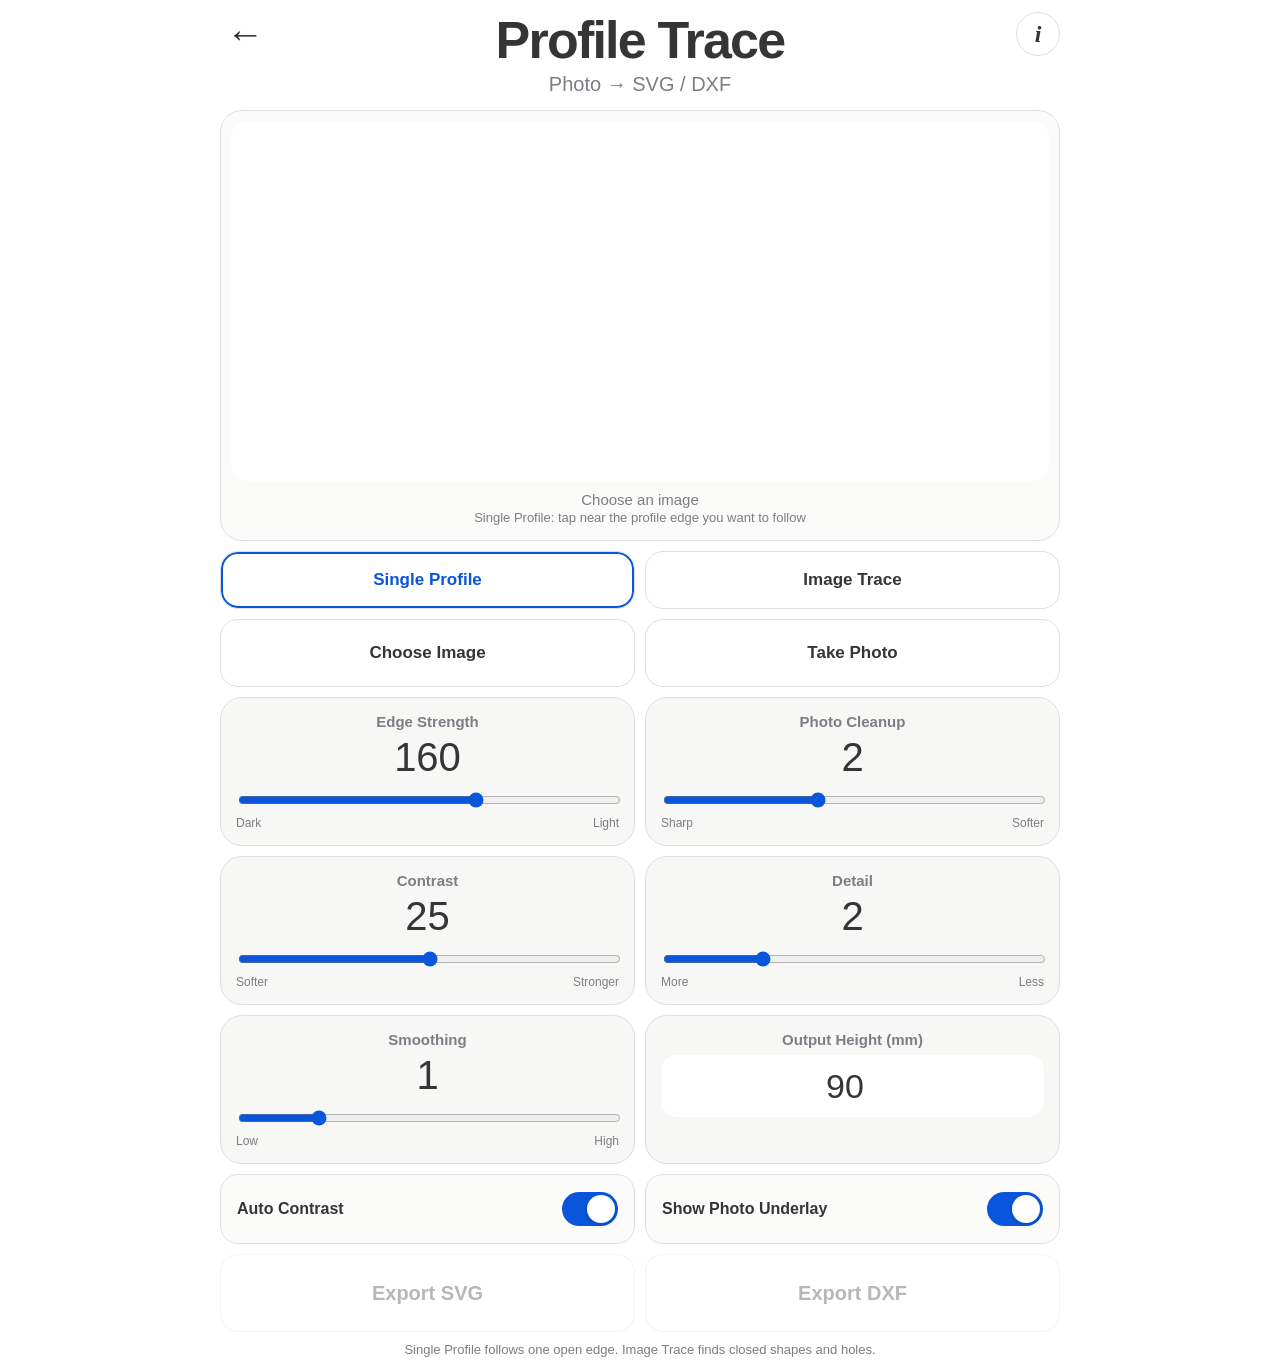
<file: profile/index.html>
<!doctype html>
<html lang="en">
<head>
<meta charset="utf-8">
<meta name="viewport" content="width=device-width,initial-scale=1,viewport-fit=cover">
<meta name="theme-color" content="#ffffff">
<title>Profile Trace</title>
<style>
:root{--bg:#fff;--panel:#f7f7f5;--panel2:#fbfbfa;--text:#353538;--muted:#7d7d84;--line:#dedee2;--blue:#0a56db;--orange:#ff9f0a;--radius:22px}
*{box-sizing:border-box}html,body{margin:0;background:var(--bg);color:var(--text);font-family:-apple-system,BlinkMacSystemFont,"SF Pro Display","Segoe UI",sans-serif}body{min-height:100vh;padding:calc(10px + env(safe-area-inset-top)) 0 calc(14px + env(safe-area-inset-bottom))}.app{width:min(100%,860px);margin:auto;padding:0 10px}.header{position:relative;text-align:center;margin:4px 0 14px}h1{margin:0;font-size:clamp(34px,7vw,52px);line-height:1;letter-spacing:-1.8px}.sub{margin:7px 0 0;color:var(--muted);font-size:clamp(15px,3.8vw,20px)}.back,.info{position:absolute;top:-2px;width:44px;height:44px;border:0;background:transparent;color:var(--text)}.back{left:0;font-size:38px;line-height:1}.info{right:0;border:1px solid var(--line);border-radius:50%;background:#fff;font:italic 700 24px Georgia,serif}.preview{background:var(--panel2);border:1px solid var(--line);border-radius:var(--radius);padding:10px}canvas{display:block;width:100%;height:auto;max-height:40vh;object-fit:contain;background:#fff;border-radius:16px;touch-action:manipulation}.status{text-align:center;min-height:24px;padding-top:10px;color:var(--muted);font-size:15px;white-space:nowrap;overflow:hidden;text-overflow:ellipsis}.hint{text-align:center;min-height:20px;margin-top:2px;color:var(--muted);font-size:13px}.mode-row,.quick-row,.grid,.toggle-row,.export-row{display:grid;gap:10px;margin-top:10px}.mode-row,.quick-row,.toggle-row,.export-row{grid-template-columns:1fr 1fr}.grid{grid-template-columns:1fr 1fr}.mode,.quick,.export,.action{border:1px solid var(--line);border-radius:18px;background:#fff;color:var(--text);font-weight:700}.mode{min-height:58px;font-size:17px}.mode.active{box-shadow:inset 0 0 0 2px var(--blue);color:var(--blue)}.quick{min-height:68px;font-size:17px;display:flex;align-items:center;justify-content:center}.quick input{display:none}.card{background:var(--panel);border:1px solid var(--line);border-radius:var(--radius);padding:15px}.card label{display:block;text-align:center;color:var(--muted);font-size:15px;font-weight:680;margin-bottom:7px}.value{text-align:center;font-size:40px;line-height:1;margin:4px 0 13px;font-variant-numeric:tabular-nums}.unit{color:var(--muted);font-size:18px}input[type=range]{width:100%;accent-color:var(--blue)}input[type=number]{width:100%;height:62px;border:0;border-radius:16px;background:#fff;color:var(--text);text-align:center;font-size:34px}.range-labels{display:flex;justify-content:space-between;margin-top:4px;color:var(--muted);font-size:12px}.toggle-card{background:var(--panel2);border:1px solid var(--line);border-radius:18px;min-height:70px;padding:0 16px;display:grid;grid-template-columns:minmax(0,1fr) 56px;gap:12px;align-items:center;font-size:16px;font-weight:600}.switch{position:relative;width:56px;height:34px;justify-self:end}.switch input{position:absolute;opacity:0}.slider{position:absolute;inset:0;border-radius:999px;background:#e4e4e7}.slider:before{content:"";position:absolute;width:28px;height:28px;left:3px;top:3px;border-radius:50%;background:#fff;box-shadow:0 1px 5px #0003;transition:.2s}.switch input:checked + .slider{background:var(--blue)}.switch input:checked + .slider:before{transform:translateX(22px)}.export{min-height:78px;font-size:20px}.export:disabled{opacity:.35}.actions{display:grid;grid-template-columns:1fr 1fr;gap:10px;margin-top:10px}.action{min-height:54px;font-size:16px}.foot{text-align:center;color:var(--muted);font-size:13px;margin:10px 8px 0}dialog{border:0;border-radius:24px;width:calc(100% - 30px);max-width:560px;padding:24px}dialog::backdrop{background:#0007}dialog p{line-height:1.45;color:#555}.close{width:100%;min-height:54px;border:0;border-radius:16px;background:var(--text);color:#fff;font-size:18px;font-weight:700}.trace-only{display:none}

.crop-screen{position:fixed;inset:0;z-index:1000;background:#29292c;color:#fff;display:none;flex-direction:column;padding:calc(18px + env(safe-area-inset-top)) 18px calc(18px + env(safe-area-inset-bottom))}
.crop-screen.open{display:flex}
.crop-head{display:grid;grid-template-columns:86px 1fr 86px;align-items:center;gap:8px}
.crop-head h2{margin:0;text-align:center;font-size:25px}
.crop-cancel{border:0;background:transparent;color:#fff;font-size:18px;font-weight:700;text-align:left}
.crop-mode{display:grid;grid-template-columns:1fr 1fr;gap:6px;background:#3a3a3e;border-radius:15px;padding:4px;margin:18px auto 12px;width:min(100%,430px)}
.crop-mode button{border:0;border-radius:12px;background:transparent;color:#ddd;min-height:44px;font-size:15px;font-weight:700}
.crop-mode button.active{background:#fff;color:#222}
.crop-stage{position:relative;flex:1;min-height:260px;display:flex;align-items:center;justify-content:center;overflow:hidden;margin:6px 0}
#cropCanvas{display:block;max-width:100%;max-height:100%;width:auto;height:auto;border-radius:0;background:#111;touch-action:none}
.crop-handle{position:absolute;width:34px;height:34px;border-radius:50%;background:#fff;border:2px solid #ddd;box-shadow:0 2px 10px #0008;transform:translate(-50%,-50%);touch-action:none}
.crop-edge{position:absolute;height:3px;background:#fff;transform-origin:0 50%;pointer-events:none}
.crop-help{text-align:center;color:#d5d5d8;font-size:16px;line-height:1.35;margin:6px auto 14px;max-width:520px}
.crop-actions{display:grid;grid-template-columns:1fr 1.45fr;gap:14px}
.crop-reset,.crop-use{border:0;border-radius:18px;min-height:62px;font-size:19px;font-weight:750}
.crop-reset{background:#333338;color:#fff}
.crop-use{background:#1767e8;color:#fff}

@media(max-width:600px){canvas{max-height:34vh}.grid{gap:8px}.card{padding:12px}.value{font-size:35px}}
</style>
</head>
<body>
<main class="app">
<header class="header"><button class="back" id="back" aria-label="Back">←</button><h1>Profile Trace</h1><p class="sub">Photo → SVG / DXF</p><button class="info" id="info" aria-label="Information">i</button></header>
<section class="preview"><canvas id="canvas" width="900" height="650"></canvas><div id="status" class="status">Choose an image</div><div class="hint" id="hint">Single Profile: tap near the profile edge you want to follow</div></section>
<section class="mode-row"><button class="mode active" id="singleMode">Single Profile</button><button class="mode" id="traceMode">Image Trace</button></section>
<section class="quick-row"><label class="quick" for="file"><input id="file" type="file" accept="image/*">Choose Image</label><label class="quick" for="camera"><input id="camera" type="file" accept="image/*" capture="environment">Take Photo</label></section>
<section class="grid">
<div class="card"><label for="threshold" id="thresholdLabel">Edge Strength</label><div class="value" id="thresholdValue">160</div><input id="threshold" type="range" min="0" max="255" value="160"><div class="range-labels"><span>Dark</span><span>Light</span></div></div>
<div class="card"><label for="blur">Photo Cleanup</label><div class="value" id="blurValue">2</div><input id="blur" type="range" min="0" max="5" value="2"><div class="range-labels"><span>Sharp</span><span>Softer</span></div></div>
<div class="card"><label for="contrast">Contrast</label><div class="value" id="contrastValue">25</div><input id="contrast" type="range" min="-50" max="100" value="25"><div class="range-labels"><span>Softer</span><span>Stronger</span></div></div>
<div class="card trace-only"><label for="noise">Remove Small Shapes</label><div class="value" id="noiseValue">60</div><input id="noise" type="range" min="0" max="2500" step="10" value="60"><div class="range-labels"><span>0</span><span>2500 px²</span></div></div>
<div class="card"><label for="detail">Detail</label><div class="value" id="detailValue">2.0</div><input id="detail" type="range" min="0" max="8" step="0.25" value="2"><div class="range-labels"><span>More</span><span>Less</span></div></div>
<div class="card"><label for="smooth">Smoothing</label><div class="value" id="smoothValue">1</div><input id="smooth" type="range" min="0" max="5" value="1"><div class="range-labels"><span>Low</span><span>High</span></div></div>
<div class="card"><label for="heightMm">Output Height (mm)</label><input id="heightMm" type="number" min="1" step="0.1" value="90" inputmode="decimal"></div>
</section>
<section class="toggle-row"><label class="toggle-card"><span>Auto Contrast</span><span class="switch"><input id="autoContrast" type="checkbox" checked><span class="slider"></span></span></label><label class="toggle-card trace-only"><span>Trace Light Areas</span><span class="switch"><input id="invert" type="checkbox" checked><span class="slider"></span></span></label><label class="toggle-card"><span>Show Photo Underlay</span><span class="switch"><input id="underlay" type="checkbox" checked><span class="slider"></span></span></label></section>
<section class="actions trace-only"><button class="action" id="selectAll">Select All</button><button class="action" id="clearAll">Clear Selection</button></section>
<section class="export-row"><button class="export" id="svg" disabled>Export SVG</button><button class="export" id="dxf" disabled>Export DXF</button></section>
<p class="foot" id="foot">Single Profile follows one open edge. Image Trace finds closed shapes and holes.</p>
</main>

<section class="crop-screen" id="cropScreen" aria-hidden="true">
  <div class="crop-head">
    <button class="crop-cancel" id="cropCancel">Cancel</button>
    <h2>Crop Photo</h2>
    <span></span>
  </div>
  <div class="crop-mode">
    <button id="straightCrop" class="active">Straight Crop</button>
    <button id="perspectiveCrop">Perspective</button>
  </div>
  <div class="crop-stage" id="cropStage">
    <canvas id="cropCanvas"></canvas>
    <div class="crop-edge" id="edge0"></div><div class="crop-edge" id="edge1"></div>
    <div class="crop-edge" id="edge2"></div><div class="crop-edge" id="edge3"></div>
    <button class="crop-handle" id="handle0" aria-label="Top left corner"></button>
    <button class="crop-handle" id="handle1" aria-label="Top right corner"></button>
    <button class="crop-handle" id="handle2" aria-label="Bottom right corner"></button>
    <button class="crop-handle" id="handle3" aria-label="Bottom left corner"></button>
  </div>
  <div class="crop-help" id="cropHelp">Drag the corners to crop the image.</div>
  <div class="crop-actions">
    <button class="crop-reset" id="cropReset">Reset</button>
    <button class="crop-use" id="cropUse">Use Photo</button>
  </div>
</section>

<dialog id="dialog"><h2>Profile Trace</h2><p><b>Single Profile</b> follows one open profile edge from top to bottom. Tap near the edge you want the app to follow.</p><p><b>Image Trace</b> finds several closed contours and holes. Tap lines to select or deselect them.</p><p>After choosing a photo, use Straight Crop or Perspective. Auto Contrast converts and normalizes the image before tracing; the Contrast slider provides manual adjustment.</p><button class="close" id="close">Close</button></dialog>
<script>
'use strict';
const $=id=>document.getElementById(id);
const E={file:$('file'),camera:$('camera'),canvas:$('canvas'),status:$('status'),threshold:$('threshold'),blur:$('blur'),contrast:$('contrast'),autoContrast:$('autoContrast'),noise:$('noise'),detail:$('detail'),smooth:$('smooth'),height:$('heightMm'),invert:$('invert'),underlay:$('underlay'),svg:$('svg'),dxf:$('dxf')};
const ctx=E.canvas.getContext('2d',{willReadFrequently:true});
let sourceImage=null,pendingImage=null,mode='single',contours=[],selected=new Set(),timer=null,drawScale=1,profileSeedX=null,currentW=0,currentH=0,cropMode='straight',cropPts=[];
function updateLabels(){ $('thresholdValue').textContent=E.threshold.value;$('blurValue').textContent=E.blur.value;$('contrastValue').textContent=E.contrast.value;$('noiseValue').textContent=E.noise.value;$('detailValue').textContent=(+E.detail.value).toFixed(2).replace(/\.00$/,'');$('smoothValue').textContent=E.smooth.value; }
function queue(){updateLabels();clearTimeout(timer);timer=setTimeout(processImage,90)}
[E.threshold,E.blur,E.contrast,E.autoContrast,E.noise,E.detail,E.smooth,E.invert,E.underlay].forEach(el=>el.addEventListener('input',queue));
function applyModeUI(){const single=mode==='single';$('singleMode').classList.toggle('active',single);$('traceMode').classList.toggle('active',!single);$('thresholdLabel').textContent=single?'Edge Strength':'Threshold';$('hint').textContent=single?'Single Profile: tap near the profile edge you want to follow':'Image Trace: tap inside a shape to select or deselect it';document.querySelectorAll('.trace-only').forEach(el=>el.style.display=single?'none':'');}
$('singleMode').onclick=()=>{mode='single';applyModeUI();processImage()};
$('traceMode').onclick=()=>{mode='trace';applyModeUI();processImage()};
function openFile(file){
 if(!file)return;
 const url=URL.createObjectURL(file),img=new Image();
 img.onload=()=>{pendingImage=img;URL.revokeObjectURL(url);openCrop()};
 img.onerror=()=>E.status.textContent='The image could not be opened.';
 img.src=url;
}
E.file.onchange=e=>openFile(e.target.files?.[0]);E.camera.onchange=e=>openFile(e.target.files?.[0]);
function grayscale(data){const g=new Float32Array(data.length/4);for(let i=0,j=0;i<data.length;i+=4,j++)g[j]=.2126*data[i]+.7152*data[i+1]+.0722*data[i+2];return g}
function percentileStretch(g){
 const hist=new Uint32Array(256);for(const v of g)hist[Math.max(0,Math.min(255,Math.round(v)))]++;
 const total=g.length,loN=total*.015,hiN=total*.985;let n=0,lo=0,hi=255;
 for(let i=0;i<256;i++){n+=hist[i];if(n>=loN){lo=i;break}}
 n=0;for(let i=0;i<256;i++){n+=hist[i];if(n>=hiN){hi=i;break}}
 const span=Math.max(12,hi-lo),out=new Float32Array(g.length);
 for(let i=0;i<g.length;i++)out[i]=Math.max(0,Math.min(255,(g[i]-lo)*255/span));
 return out
}
function applyContrast(g,amount){
 const f=Math.max(.2,1+amount/55),out=new Float32Array(g.length);
 for(let i=0;i<g.length;i++)out[i]=Math.max(0,Math.min(255,(g[i]-128)*f+128));
 return out
}

function boxBlur(src,w,h,r){if(r<1)return src;const tmp=new Float32Array(src.length),out=new Float32Array(src.length);for(let y=0;y<h;y++){let sum=0;for(let x=-r;x<=r;x++)sum+=src[y*w+Math.max(0,Math.min(w-1,x))];for(let x=0;x<w;x++){tmp[y*w+x]=sum/(2*r+1);sum+=src[y*w+Math.min(w-1,x+r+1)]-src[y*w+Math.max(0,x-r)]}}for(let x=0;x<w;x++){let sum=0;for(let y=-r;y<=r;y++)sum+=tmp[Math.max(0,Math.min(h-1,y))*w+x];for(let y=0;y<h;y++){out[y*w+x]=sum/(2*r+1);sum+=tmp[Math.min(h-1,y+r+1)*w+x]-tmp[Math.max(0,y-r)*w+x]}}return out}
function makeMask(gray,w,h,threshold,traceLight){const m=new Uint8Array(w*h);for(let i=0;i<m.length;i++)m[i]=traceLight?(gray[i]>=threshold):(gray[i]<threshold);return m}
function majorityFilter(mask,w,h,passes){let src=mask;for(let p=0;p<passes;p++){const out=new Uint8Array(src.length);for(let y=1;y<h-1;y++)for(let x=1;x<w-1;x++){let n=0;for(let yy=-1;yy<=1;yy++)for(let xx=-1;xx<=1;xx++)n+=src[(y+yy)*w+x+xx];out[y*w+x]=n>=5?1:0}src=out}return src}
function key(p){return `${p.x},${p.y}`}
function marchingSegments(mask,w,h){const segs=[];const edge=(x,y,e)=>e===0?{x:x+.5,y}:e===1?{x:x+1,y:y+.5}:e===2?{x:x+.5,y:y+1}:{x,y:y+.5};for(let y=0;y<h-1;y++)for(let x=0;x<w-1;x++){const a=mask[y*w+x],b=mask[y*w+x+1],c=mask[(y+1)*w+x+1],d=mask[(y+1)*w+x];const code=a|b<<1|c<<2|d<<3;if(code===0||code===15)continue;const add=(e1,e2)=>segs.push([edge(x,y,e1),edge(x,y,e2)]);switch(code){case 1:add(3,0);break;case 2:add(0,1);break;case 3:add(3,1);break;case 4:add(1,2);break;case 5:add(3,0);add(1,2);break;case 6:add(0,2);break;case 7:add(3,2);break;case 8:add(2,3);break;case 9:add(0,2);break;case 10:add(0,1);add(2,3);break;case 11:add(1,2);break;case 12:add(1,3);break;case 13:add(0,1);break;case 14:add(3,0);break}}return segs}
function stitchSegments(segs){const adj=new Map();segs.forEach((s,i)=>s.forEach((p,end)=>{const k=key(p);if(!adj.has(k))adj.set(k,[]);adj.get(k).push({i,end})}));const used=new Uint8Array(segs.length),paths=[];for(let i=0;i<segs.length;i++){if(used[i])continue;used[i]=1;let path=[segs[i][0],segs[i][1]],cur=segs[i][1],guard=0;while(guard++<segs.length+5){const list=adj.get(key(cur))||[];const next=list.find(o=>!used[o.i]);if(!next)break;used[next.i]=1;const s=segs[next.i],p=next.end===0?s[1]:s[0];path.push(p);cur=p;if(key(cur)===key(path[0]))break}if(path.length>3&&key(path[0])===key(path[path.length-1])){path.pop();paths.push(path)}}return paths}
function polygonArea(p){let a=0;for(let i=0,j=p.length-1;i<p.length;j=i++)a+=(p[j].x*p[i].y-p[i].x*p[j].y);return a/2}
function distPointLine(p,a,b){const dx=b.x-a.x,dy=b.y-a.y;if(dx===0&&dy===0)return Math.hypot(p.x-a.x,p.y-a.y);let t=((p.x-a.x)*dx+(p.y-a.y)*dy)/(dx*dx+dy*dy);t=Math.max(0,Math.min(1,t));return Math.hypot(p.x-(a.x+t*dx),p.y-(a.y+t*dy))}
function rdp(points,eps){if(points.length<3||eps<=0)return points.slice();let max=0,idx=0;for(let i=1;i<points.length-1;i++){const d=distPointLine(points[i],points[0],points[points.length-1]);if(d>max){max=d;idx=i}}if(max>eps){const a=rdp(points.slice(0,idx+1),eps),b=rdp(points.slice(idx),eps);return a.slice(0,-1).concat(b)}return[points[0],points[points.length-1]]}
function simplifyClosed(path,eps){if(path.length<8)return path;let far=1,max=0;for(let i=1;i<path.length;i++){const d=Math.hypot(path[i].x-path[0].x,path[i].y-path[0].y);if(d>max){max=d;far=i}}const a=rdp(path.slice(0,far+1),eps),b=rdp(path.slice(far).concat(path.slice(0,1)),eps);return a.slice(0,-1).concat(b.slice(0,-1))}
function smoothClosed(path,passes){let p=path.slice();for(let n=0;n<passes;n++){const q=[];for(let i=0;i<p.length;i++){const a=p[(i-1+p.length)%p.length],b=p[i],c=p[(i+1)%p.length];q.push({x:(a.x+2*b.x+c.x)/4,y:(a.y+2*b.y+c.y)/4})}p=q}return p}
function smoothOpen(path,passes){let p=path.slice();for(let n=0;n<passes;n++){const q=[p[0]];for(let i=1;i<p.length-1;i++){const a=p[i-1],b=p[i],c=p[i+1];q.push({x:(a.x+2*b.x+c.x)/4,y:(a.y+2*b.y+c.y)/4})}q.push(p[p.length-1]);p=q}return p}
function traceSingleProfile(g,w,h){
 const marginX=Math.max(8,Math.round(w*.05)),marginY=Math.max(4,Math.round(h*.025));
 const y0=marginY,y1=h-marginY-1,seed=profileSeedX??Math.round(w*.5);
 const gx=new Float32Array(w*h);
 for(let y=1;y<h-1;y++)for(let x=1;x<w-1;x++)gx[y*w+x]=Math.abs(g[y*w+x+1]-g[y*w+x-1]);
 const INF=1e20,maxJump=Math.max(6,Math.round(w*.025)),strength=3+(+E.threshold.value/255)*42;
 let prev=new Float32Array(w),cur=new Float32Array(w);prev.fill(INF);
 const parents=[];
 for(let x=marginX;x<w-marginX;x++)prev[x]=-gx[y0*w+x]*2.4+Math.abs(x-seed)*.08;
 for(let y=y0+1;y<=y1;y++){
  cur.fill(INF);const par=new Int32Array(w);par.fill(-1);
  for(let x=marginX;x<w-marginX;x++){
   let best=INF,bx=-1;
   const xa=Math.max(marginX,x-maxJump),xb=Math.min(w-marginX-1,x+maxJump);
   for(let px=xa;px<=xb;px++){
    const jump=Math.abs(x-px),v=prev[px]+jump*1.35+(jump*jump)*.055;
    if(v<best){best=v;bx=px}
   }
   const edge=gx[y*w+x];
   cur[x]=best-edge*2.6+(edge<strength?(strength-edge)*2.2:0)+Math.abs(x-seed)*.0015;
   par[x]=bx;
  }
  parents.push(par);const t=prev;prev=cur;cur=t;
 }
 let end=marginX,best=INF;for(let x=marginX;x<w-marginX;x++)if(prev[x]<best){best=prev[x];end=x}
 const pts=[];let x=end;for(let y=y1;y>=y0;y--){pts.push({x,y});if(y>y0){x=parents[y-y0-1][x];if(x<0)x=end}}
 pts.reverse();
 const cleaned=smoothOpen(pts,Math.max(1,+E.smooth.value+1));
 return rdp(cleaned,Math.max(.25,+E.detail.value*.65));
}
function bounds(paths){let minX=Infinity,minY=Infinity,maxX=-Infinity,maxY=-Infinity;for(const path of paths)for(const p of path){minX=Math.min(minX,p.x);minY=Math.min(minY,p.y);maxX=Math.max(maxX,p.x);maxY=Math.max(maxY,p.y)}return{minX,minY,maxX,maxY}}
function processImage(){if(!sourceImage)return;E.status.textContent=mode==='single'?'Following profile edge…':'Tracing closed contours…';E.svg.disabled=E.dxf.disabled=true;setTimeout(()=>{try{const max=1000;drawScale=Math.min(max/sourceImage.width,max/sourceImage.height,1);const w=Math.max(2,Math.round(sourceImage.width*drawScale)),h=Math.max(2,Math.round(sourceImage.height*drawScale));currentW=w;currentH=h;E.canvas.width=w;E.canvas.height=h;ctx.drawImage(sourceImage,0,0,w,h);let g=grayscale(ctx.getImageData(0,0,w,h).data);if(E.autoContrast.checked)g=percentileStretch(g);g=applyContrast(g,+E.contrast.value);g=boxBlur(g,w,h,+E.blur.value);if(mode==='single'){const p=traceSingleProfile(g,w,h);contours=p.length>1?[p]:[];selected=new Set(contours.length?[0]:[])}else{let mask=makeMask(g,w,h,+E.threshold.value,E.invert.checked);mask=majorityFilter(mask,w,h,Math.min(2,+E.blur.value));let paths=stitchSegments(marchingSegments(mask,w,h));const minArea=+E.noise.value;paths=paths.filter(p=>Math.abs(polygonArea(p))>=minArea).map(p=>smoothClosed(simplifyClosed(p,+E.detail.value),+E.smooth.value)).filter(p=>p.length>=3).sort((a,b)=>Math.abs(polygonArea(b))-Math.abs(polygonArea(a)));contours=paths;const valid=new Set([...selected].filter(i=>i<contours.length));selected=valid;if(selected.size===0)contours.forEach((_,i)=>selected.add(i))}draw();updateStatus()}catch(err){console.error(err);E.status.textContent='The image could not be processed.'}},20)}
function draw(){const w=E.canvas.width,h=E.canvas.height;ctx.clearRect(0,0,w,h);if(E.underlay.checked){ctx.globalAlpha=.28;ctx.drawImage(sourceImage,0,0,w,h);ctx.globalAlpha=1}else{ctx.fillStyle='#fff';ctx.fillRect(0,0,w,h)}contours.forEach((path,i)=>{ctx.strokeStyle=selected.has(i)?'#ff9f0a':'#aeb0b7';ctx.lineWidth=selected.has(i)?3.2:1.1;ctx.beginPath();path.forEach((p,k)=>k?ctx.lineTo(p.x,p.y):ctx.moveTo(p.x,p.y));if(mode==='trace')ctx.closePath();ctx.stroke()})}
function updateStatus(){E.status.textContent=mode==='single'?(contours.length?'1 profile edge detected':'No profile edge detected'):`${selected.size} selected · ${contours.length} detected`;E.svg.disabled=E.dxf.disabled=selected.size===0}
function pointInPolygon(x,y,p){let inside=false;for(let i=0,j=p.length-1;i<p.length;j=i++){const a=p[i],b=p[j];const cross=((a.y>y)!=(b.y>y))&&(x<(b.x-a.x)*(y-a.y)/(b.y-a.y+1e-9)+a.x);if(cross)inside=!inside}return inside}
function nearestContour(x,y,tolerance){let best=-1,bestD=Infinity;contours.forEach((p,i)=>{for(let j=0;j<p.length;j++){const d=distPointLine({x,y},p[j],p[(j+1)%p.length]);if(d<bestD){bestD=d;best=i}}});return bestD<=tolerance?best:-1}
function contourAtPoint(x,y,tolerance){
 const inside=[];
 contours.forEach((p,i)=>{if(pointInPolygon(x,y,p))inside.push({i,area:Math.abs(polygonArea(p))})});
 if(inside.length){inside.sort((a,b)=>a.area-b.area);return inside[0].i}
 return nearestContour(x,y,tolerance);
}
function selectAt(cx,cy,isTouch=false){const r=E.canvas.getBoundingClientRect(),sx=E.canvas.width/r.width,sy=E.canvas.height/r.height,x=(cx-r.left)*sx,y=(cy-r.top)*sy;if(mode==='single'){profileSeedX=x;processImage();return}const cssTolerance=isTouch?34:14;const hit=contourAtPoint(x,y,cssTolerance*Math.max(sx,sy));if(hit<0){E.status.textContent='Tap inside a shape or close to its edge';return}selected.has(hit)?selected.delete(hit):selected.add(hit);draw();updateStatus()}
let ignoreClickUntil=0;
E.canvas.onclick=e=>{if(Date.now()<ignoreClickUntil)return;selectAt(e.clientX,e.clientY,false)};
E.canvas.addEventListener('touchend',e=>{if(e.changedTouches?.length){const t=e.changedTouches[0];ignoreClickUntil=Date.now()+500;selectAt(t.clientX,t.clientY,true);e.preventDefault()}},{passive:false});
$('selectAll').onclick=()=>{selected=new Set(contours.map((_,i)=>i));draw();updateStatus()};$('clearAll').onclick=()=>{selected.clear();draw();updateStatus()};
function selectedPaths(){return[...selected].sort((a,b)=>a-b).map(i=>contours[i]).filter(Boolean)}
function scaledPaths(){const paths=selectedPaths(),b=bounds(paths),target=Math.max(1,+E.height.value||90),k=target/Math.max(1,b.maxY-b.minY);return paths.map(path=>path.map(p=>({x:(p.x-b.minX)*k,y:(b.maxY-p.y)*k})))}
function download(text,name,type){const blob=new Blob([text],{type}),url=URL.createObjectURL(blob),a=document.createElement('a');a.href=url;a.download=name;document.body.appendChild(a);a.click();a.remove();setTimeout(()=>URL.revokeObjectURL(url),1000)}
function makeSVG(){const paths=scaledPaths(),b=bounds(paths),w=Math.max(.001,b.maxX-b.minX),h=Math.max(.001,b.maxY-b.minY);const d=paths.map(path=>'M '+path.map(p=>`${p.x.toFixed(3)},${(h-p.y).toFixed(3)}`).join(' L ')+(mode==='trace'?' Z':'')).join(' ');return `<svg xmlns="http://www.w3.org/2000/svg" width="${w.toFixed(3)}mm" height="${h.toFixed(3)}mm" viewBox="0 0 ${w.toFixed(3)} ${h.toFixed(3)}"><path d="${d}" fill="none" stroke="black" stroke-width="0.2" fill-rule="evenodd"/></svg>`}
function makeDXF(){const paths=scaledPaths(),a=['0','SECTION','2','HEADER','9','$INSUNITS','70','4','0','ENDSEC','0','SECTION','2','ENTITIES'];paths.forEach((path,i)=>{a.push('0','LWPOLYLINE','8',(mode==='single'?'PROFILE_':'TRACE_')+(i+1),'90',String(path.length),'70',mode==='trace'?'1':'0');path.forEach(p=>a.push('10',p.x.toFixed(4),'20',p.y.toFixed(4)))});a.push('0','ENDSEC','0','EOF');return a.join('\n')}
E.svg.onclick=()=>download(makeSVG(),'profile_trace.svg','image/svg+xml');E.dxf.onclick=()=>download(makeDXF(),'profile_trace.dxf','application/dxf');

const cropScreen=$('cropScreen'),cropCanvas=$('cropCanvas'),cropCtx=cropCanvas.getContext('2d');
const cropStage=$('cropStage'),handles=[0,1,2,3].map(i=>$('handle'+i)),edges=[0,1,2,3].map(i=>$('edge'+i));
let cropDisplay={left:0,top:0,width:1,height:1},dragIndex=-1;

function openCrop(){
 cropScreen.classList.add('open');cropScreen.setAttribute('aria-hidden','false');
 document.body.style.overflow='hidden';cropMode='straight';
 $('straightCrop').classList.add('active');$('perspectiveCrop').classList.remove('active');
 requestAnimationFrame(()=>{fitCropCanvas();resetCrop()});
}
function closeCrop(){
 cropScreen.classList.remove('open');cropScreen.setAttribute('aria-hidden','true');
 document.body.style.overflow='';
}
function fitCropCanvas(){
 const maxW=cropStage.clientWidth,maxH=cropStage.clientHeight;
 const s=Math.min(maxW/pendingImage.width,maxH/pendingImage.height,1);
 cropCanvas.width=Math.max(2,Math.round(pendingImage.width*s));
 cropCanvas.height=Math.max(2,Math.round(pendingImage.height*s));
 cropCanvas.style.width=cropCanvas.width+'px';cropCanvas.style.height=cropCanvas.height+'px';
 cropCtx.drawImage(pendingImage,0,0,cropCanvas.width,cropCanvas.height);
 const sr=cropStage.getBoundingClientRect(),cr=cropCanvas.getBoundingClientRect();
 cropDisplay={left:cr.left-sr.left,top:cr.top-sr.top,width:cr.width,height:cr.height};
}
function resetCrop(){
 const p=18;
 cropPts=[{x:p,y:p},{x:cropCanvas.width-p,y:p},{x:cropCanvas.width-p,y:cropCanvas.height-p},{x:p,y:cropCanvas.height-p}];
 updateCropOverlay()
}
function updateCropOverlay(){
 const sx=cropDisplay.width/cropCanvas.width,sy=cropDisplay.height/cropCanvas.height;
 const stagePts=cropPts.map(p=>({x:cropDisplay.left+p.x*sx,y:cropDisplay.top+p.y*sy}));
 stagePts.forEach((p,i)=>{handles[i].style.left=p.x+'px';handles[i].style.top=p.y+'px'});
 for(let i=0;i<4;i++){const a=stagePts[i],b=stagePts[(i+1)%4],dx=b.x-a.x,dy=b.y-a.y;
  edges[i].style.left=a.x+'px';edges[i].style.top=a.y+'px';edges[i].style.width=Math.hypot(dx,dy)+'px';edges[i].style.transform=`rotate(${Math.atan2(dy,dx)}rad)`;
 }
 $('cropHelp').textContent=cropMode==='straight'?'Drag a corner. The crop remains rectangular.':'Place the four corners on the object. Perspective is corrected automatically.';
}
function pointerToCrop(e){
 const sr=cropStage.getBoundingClientRect(),x=e.clientX-sr.left,y=e.clientY-sr.top;
 return{x:(x-cropDisplay.left)*cropCanvas.width/cropDisplay.width,y:(y-cropDisplay.top)*cropCanvas.height/cropDisplay.height}
}
handles.forEach((h,i)=>{
 h.addEventListener('pointerdown',e=>{dragIndex=i;h.setPointerCapture(e.pointerId);e.preventDefault()});
 h.addEventListener('pointermove',e=>{if(dragIndex!==i)return;let p=pointerToCrop(e);
  p.x=Math.max(0,Math.min(cropCanvas.width,p.x));p.y=Math.max(0,Math.min(cropCanvas.height,p.y));
  if(cropMode==='perspective')cropPts[i]=p;
  else{
   const opp=(i+2)%4,o=cropPts[opp];
   const left=Math.min(p.x,o.x),right=Math.max(p.x,o.x),top=Math.min(p.y,o.y),bottom=Math.max(p.y,o.y);
   cropPts=[{x:left,y:top},{x:right,y:top},{x:right,y:bottom},{x:left,y:bottom}];
  }
  updateCropOverlay();e.preventDefault()
 });
 h.addEventListener('pointerup',()=>dragIndex=-1);h.addEventListener('pointercancel',()=>dragIndex=-1)
});
$('straightCrop').onclick=()=>{cropMode='straight';$('straightCrop').classList.add('active');$('perspectiveCrop').classList.remove('active');
 const xs=cropPts.map(p=>p.x),ys=cropPts.map(p=>p.y),l=Math.min(...xs),r=Math.max(...xs),t=Math.min(...ys),b=Math.max(...ys);
 cropPts=[{x:l,y:t},{x:r,y:t},{x:r,y:b},{x:l,y:b}];updateCropOverlay()};
$('perspectiveCrop').onclick=()=>{cropMode='perspective';$('perspectiveCrop').classList.add('active');$('straightCrop').classList.remove('active');updateCropOverlay()};
$('cropReset').onclick=resetCrop;$('cropCancel').onclick=()=>{pendingImage=null;closeCrop()};

function solveLinear(A,b){
 const n=b.length;A=A.map((r,i)=>r.slice().concat(b[i]));
 for(let i=0;i<n;i++){let m=i;for(let r=i+1;r<n;r++)if(Math.abs(A[r][i])>Math.abs(A[m][i]))m=r;
  [A[i],A[m]]=[A[m],A[i]];const d=A[i][i]||1e-12;for(let c=i;c<=n;c++)A[i][c]/=d;
  for(let r=0;r<n;r++)if(r!==i){const f=A[r][i];for(let c=i;c<=n;c++)A[r][c]-=f*A[i][c]}
 }return A.map(r=>r[n])
}
function homography(dst,src){
 const A=[],b=[];for(let i=0;i<4;i++){const x=dst[i].x,y=dst[i].y,u=src[i].x,v=src[i].y;
  A.push([x,y,1,0,0,0,-u*x,-u*y]);b.push(u);
  A.push([0,0,0,x,y,1,-v*x,-v*y]);b.push(v)
 }const h=solveLinear(A,b);return[h[0],h[1],h[2],h[3],h[4],h[5],h[6],h[7],1]
}
function warpCrop(){
 const q=cropPts.map(p=>({x:p.x*pendingImage.width/cropCanvas.width,y:p.y*pendingImage.height/cropCanvas.height}));
 const top=Math.hypot(q[1].x-q[0].x,q[1].y-q[0].y),bottom=Math.hypot(q[2].x-q[3].x,q[2].y-q[3].y);
 const left=Math.hypot(q[3].x-q[0].x,q[3].y-q[0].y),right=Math.hypot(q[2].x-q[1].x,q[2].y-q[1].y);
 let ow=Math.max(40,Math.round((top+bottom)/2)),oh=Math.max(40,Math.round((left+right)/2));
 const max=1400,s=Math.min(1,max/Math.max(ow,oh));ow=Math.round(ow*s);oh=Math.round(oh*s);
 const sc=document.createElement('canvas');sc.width=pendingImage.width;sc.height=pendingImage.height;const sctx=sc.getContext('2d',{willReadFrequently:true});sctx.drawImage(pendingImage,0,0);
 const srcData=sctx.getImageData(0,0,sc.width,sc.height),out=document.createElement('canvas');out.width=ow;out.height=oh;
 const octx=out.getContext('2d'),od=octx.createImageData(ow,oh),H=homography([{x:0,y:0},{x:ow-1,y:0},{x:ow-1,y:oh-1},{x:0,y:oh-1}],q);
 for(let y=0;y<oh;y++)for(let x=0;x<ow;x++){const z=H[6]*x+H[7]*y+1,u=(H[0]*x+H[1]*y+H[2])/z,v=(H[3]*x+H[4]*y+H[5])/z;
  const sx=Math.max(0,Math.min(sc.width-1,Math.round(u))),sy=Math.max(0,Math.min(sc.height-1,Math.round(v))),si=(sy*sc.width+sx)*4,di=(y*ow+x)*4;
  od.data[di]=srcData.data[si];od.data[di+1]=srcData.data[si+1];od.data[di+2]=srcData.data[si+2];od.data[di+3]=255
 }octx.putImageData(od,0,0);return out
}
$('cropUse').onclick=()=>{
 const out=warpCrop(),img=new Image();img.onload=()=>{sourceImage=img;pendingImage=null;selected.clear();profileSeedX=null;closeCrop();processImage()};img.src=out.toDataURL('image/jpeg',.94)
};
window.addEventListener('resize',()=>{if(cropScreen.classList.contains('open')){fitCropCanvas();updateCropOverlay()}});

$('back').onclick=()=>history.length>1?history.back():location.href='../index.html';$('info').onclick=()=>$('dialog').showModal();$('close').onclick=()=>$('dialog').close();updateLabels();applyModeUI();
</script>
</body>
</html>
</file>
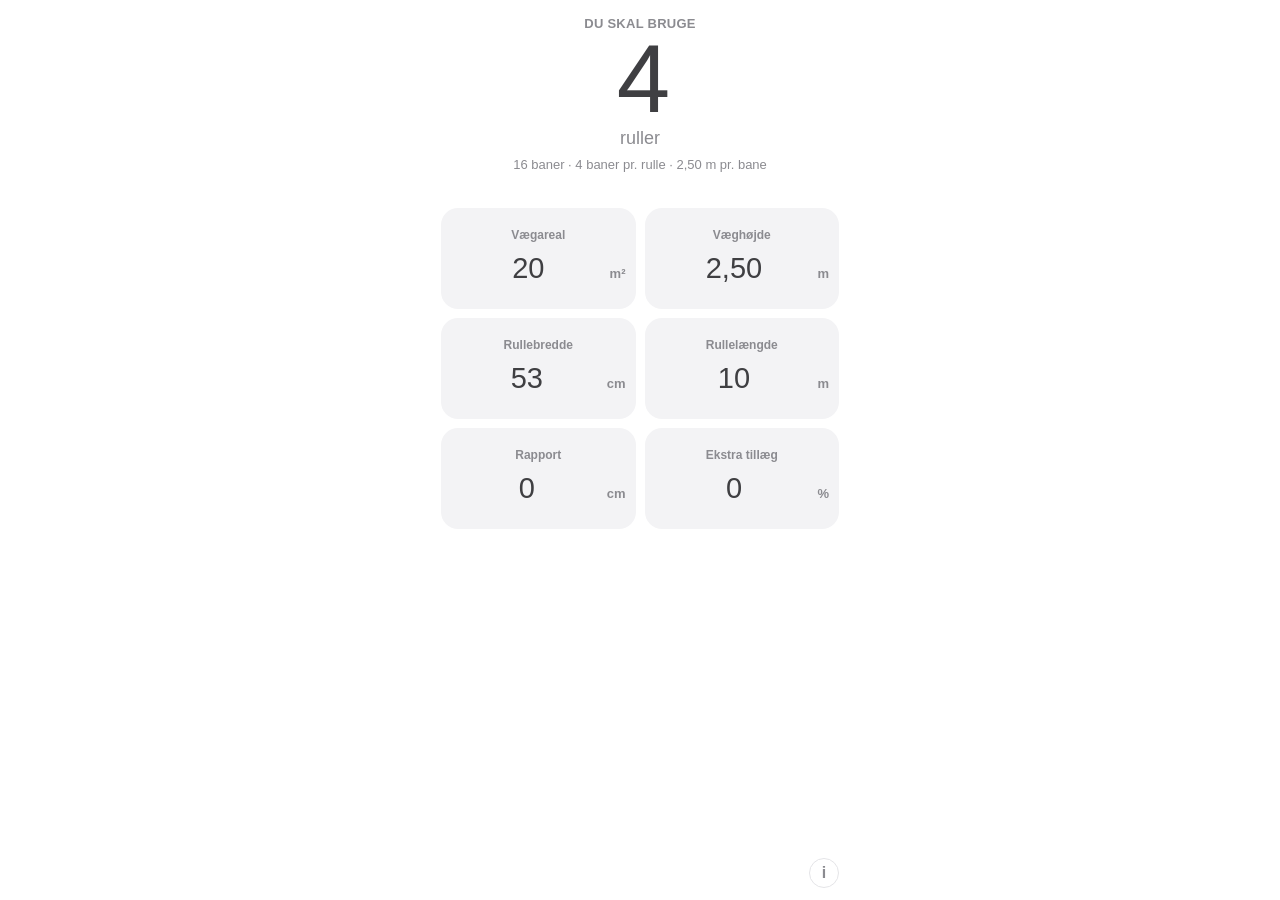
<file: tapet/index.html>
<!doctype html>
<html lang="da">
<head>
<meta charset="utf-8">
<meta name="viewport" content="width=device-width, initial-scale=1, viewport-fit=cover, user-scalable=no">
<meta name="apple-mobile-web-app-capable" content="yes">
<meta name="apple-mobile-web-app-title" content="Tapet">
<meta name="apple-mobile-web-app-status-bar-style" content="default">
<meta name="theme-color" content="#ffffff">
<title>Tapetberegner</title>
<style>
:root{
  --bg:#ffffff;
  --text:#3f3f42;
  --muted:#8b8b90;
  --field:#f3f3f5;
  --line:#e4e4e7;
}
*{box-sizing:border-box;-webkit-tap-highlight-color:transparent}
html,body{margin:0;min-height:100%;background:var(--bg)}
body{
  color:var(--text);
  font-family:-apple-system,BlinkMacSystemFont,"SF Pro Display","Segoe UI",sans-serif;
  overscroll-behavior:none;
}
button,input{font:inherit;color:inherit}
main{
  width:min(100%,430px);
  min-height:100dvh;
  margin:0 auto;
  padding:calc(env(safe-area-inset-top) + 13px) 16px calc(env(safe-area-inset-bottom) + 55px);
  display:flex;
  flex-direction:column;
}
.result{
  text-align:center;
  padding:3px 0 16px;
}
.result-label{
  min-height:18px;
  font-size:13px;
  font-weight:600;
  letter-spacing:.02em;
  color:var(--muted);
}
.result-number{
  margin-top:1px;
  font-size:clamp(72px,22vw,96px);
  line-height:.92;
  font-weight:500;
  letter-spacing:-.07em;
  font-variant-numeric:tabular-nums;
}
.result-unit{
  margin-top:5px;
  font-size:18px;
  font-weight:500;
  color:var(--muted);
}
.status{
  min-height:36px;
  margin-top:7px;
  padding:0 8px;
  font-size:13px;
  line-height:1.35;
  color:var(--muted);
}
.grid{
  display:grid;
  grid-template-columns:repeat(2,minmax(0,1fr));
  gap:9px;
}
.card{
  min-width:0;
  height:101px;
  border-radius:17px;
  background:var(--field);
  padding:11px 10px 9px;
  display:flex;
  flex-direction:column;
  justify-content:center;
  text-align:center;
}
.card label{
  display:block;
  margin-bottom:4px;
  font-size:12px;
  font-weight:600;
  color:var(--muted);
  white-space:nowrap;
}
.input-line{
  display:flex;
  align-items:baseline;
  justify-content:center;
  min-width:0;
}
input{
  width:100%;
  min-width:0;
  height:45px;
  padding:0;
  border:0;
  outline:0;
  background:transparent;
  text-align:center;
  font-size:29px;
  line-height:1;
  font-weight:500;
  font-variant-numeric:tabular-nums;
  -moz-appearance:textfield;
}
input::-webkit-outer-spin-button,input::-webkit-inner-spin-button{-webkit-appearance:none;margin:0}
.unit{
  flex:0 0 auto;
  margin-left:4px;
  font-size:13px;
  font-weight:600;
  color:var(--muted);
}
.info{
  position:fixed;
  right:max(16px,calc((100vw - 430px)/2 + 16px));
  bottom:calc(env(safe-area-inset-bottom) + 12px);
  width:30px;
  height:30px;
  padding:0;
  border:1px solid var(--line);
  border-radius:50%;
  background:#fff;
  color:var(--muted);
  font-size:16px;
  font-weight:600;
  cursor:pointer;
}
dialog{
  width:min(calc(100% - 32px),390px);
  border:0;
  border-radius:22px;
  padding:22px;
  color:var(--text);
  box-shadow:0 18px 60px rgba(0,0,0,.22);
}
dialog::backdrop{background:rgba(0,0,0,.35)}
dialog h2{margin:0 0 14px;font-size:24px}
dialog p{margin:0 0 12px;font-size:15px;line-height:1.45;color:#555}
dialog .signature{margin-top:20px;color:var(--muted);font-size:13px}
dialog button{
  width:100%;
  height:46px;
  margin-top:8px;
  border:0;
  border-radius:14px;
  background:var(--field);
  font-weight:600;
}
@media(max-height:690px){
  main{padding-top:calc(env(safe-area-inset-top) + 7px)}
  .result{padding-bottom:10px}
  .result-number{font-size:66px}
  .status{min-height:30px}
  .card{height:91px}
}
</style>
</head>
<body>
<main>
  <section class="result" aria-live="polite">
    <div class="result-label">DU SKAL BRUGE</div>
    <div id="resultNumber" class="result-number">4</div>
    <div id="resultUnit" class="result-unit">ruller</div>
    <div id="status" class="status">15 baner · 3 baner pr. rulle · 2,50 m pr. bane</div>
  </section>

  <section class="grid">
    <div class="card">
      <label for="area">Vægareal</label>
      <div class="input-line">
        <input id="area" inputmode="decimal" type="text" value="20">
        <span class="unit">m²</span>
      </div>
    </div>

    <div class="card">
      <label for="height">Væghøjde</label>
      <div class="input-line">
        <input id="height" inputmode="decimal" type="text" value="2,50">
        <span class="unit">m</span>
      </div>
    </div>

    <div class="card">
      <label for="rollWidth">Rullebredde</label>
      <div class="input-line">
        <input id="rollWidth" inputmode="decimal" type="text" value="53">
        <span class="unit">cm</span>
      </div>
    </div>

    <div class="card">
      <label for="rollLength">Rullelængde</label>
      <div class="input-line">
        <input id="rollLength" inputmode="decimal" type="text" value="10">
        <span class="unit">m</span>
      </div>
    </div>

    <div class="card">
      <label for="repeat">Rapport</label>
      <div class="input-line">
        <input id="repeat" inputmode="decimal" type="text" value="0">
        <span class="unit">cm</span>
      </div>
    </div>

    <div class="card">
      <label for="waste">Ekstra tillæg</label>
      <div class="input-line">
        <input id="waste" inputmode="decimal" type="text" value="0">
        <span class="unit">%</span>
      </div>
    </div>
  </section>
</main>

<button id="infoButton" class="info" type="button" aria-label="Information">i</button>

<dialog id="infoDialog">
  <h2>Tapetberegner</h2>
  <p>Indtast det samlede vægareal uden fradrag for små døre og vinduer.</p>
  <p>Ved mønstret tapet angives rapporten i centimeter. Appen afrunder hver bane op til nærmeste hele rapport.</p>
  <p>Beregningen bruger kun hele baner og hele ruller. Ekstra tillæg kan bruges ved skæve vægge, vanskelige mønstre eller ønsket reserve.</p>
  <p class="signature">Designed by Søren Faaborg<br>Version 2.0</p>
  <button id="closeInfo" type="button">Luk</button>
</dialog>

<script>
'use strict';

const $ = id => document.getElementById(id);
const storageKey = 'tapetCalculator_v2';
const fieldIds = ['area','height','rollWidth','rollLength','repeat','waste'];

function num(id){
  const value = String($(id).value).trim().replace(',', '.');
  const parsed = Number.parseFloat(value);
  return Number.isFinite(parsed) ? parsed : 0;
}

function fmt(value, decimals = 0){
  return Number(value).toLocaleString('da-DK',{
    minimumFractionDigits:decimals,
    maximumFractionDigits:decimals
  });
}

function save(){
  const data = {};
  fieldIds.forEach(id => data[id] = $(id).value);
  localStorage.setItem(storageKey, JSON.stringify(data));
}

function load(){
  try{
    const data = JSON.parse(localStorage.getItem(storageKey) || '{}');
    fieldIds.forEach(id => {
      if(data[id] !== undefined) $(id).value = data[id];
    });
  }catch(error){
    console.warn('Gemte værdier kunne ikke indlæses.', error);
  }
}

function showError(message){
  $('resultNumber').textContent = '—';
  $('resultUnit').textContent = 'ruller';
  $('status').textContent = message;
}

function calculate(){
  const area = num('area');
  const height = num('height');
  const rollWidthM = num('rollWidth') / 100;
  const rollLength = num('rollLength');
  const repeatM = num('repeat') / 100;
  const wastePercent = num('waste');

  if(area <= 0) return showError('Indtast et positivt vægareal');
  if(height <= 0) return showError('Indtast en positiv væghøjde');
  if(rollWidthM <= 0) return showError('Indtast en positiv rullebredde');
  if(rollLength <= 0) return showError('Indtast en positiv rullelængde');
  if(repeatM < 0 || wastePercent < 0) return showError('Rapport og tillæg må ikke være negative');

  const effectiveArea = area * (1 + wastePercent / 100);
  const cutLength = repeatM > 0 ? Math.ceil(height / repeatM) * repeatM : height;
  const stripsPerRoll = Math.floor((rollLength + 1e-9) / cutLength);

  if(stripsPerRoll < 1){
    return showError('Rullen er kortere end én tapetbane');
  }

  const stripArea = height * rollWidthM;
  const stripsNeeded = Math.ceil(effectiveArea / stripArea);
  const rolls = Math.ceil(stripsNeeded / stripsPerRoll);
  const usedLength = stripsPerRoll * cutLength;
  const leftover = Math.max(0, rollLength - usedLength);

  $('resultNumber').textContent = fmt(rolls);
  $('resultUnit').textContent = rolls === 1 ? 'rulle' : 'ruller';

  let text = `${fmt(stripsNeeded)} baner · ${fmt(stripsPerRoll)} baner pr. rulle · ${fmt(cutLength,2)} m pr. bane`;
  if(repeatM > 0) text += ` · rapport ${fmt(repeatM * 100,1)} cm`;
  if(leftover >= 0.01) text += ` · ${fmt(leftover,2)} m rest`;
  $('status').textContent = text;

  save();
}

fieldIds.forEach(id => {
  $(id).addEventListener('input', calculate);
  $(id).addEventListener('change', calculate);
});

$('infoButton').addEventListener('click', () => $('infoDialog').showModal());
$('closeInfo').addEventListener('click', () => $('infoDialog').close());
$('infoDialog').addEventListener('click', event => {
  if(event.target === $('infoDialog')) $('infoDialog').close();
});

load();
calculate();
</script>
</body>
</html>
</file>
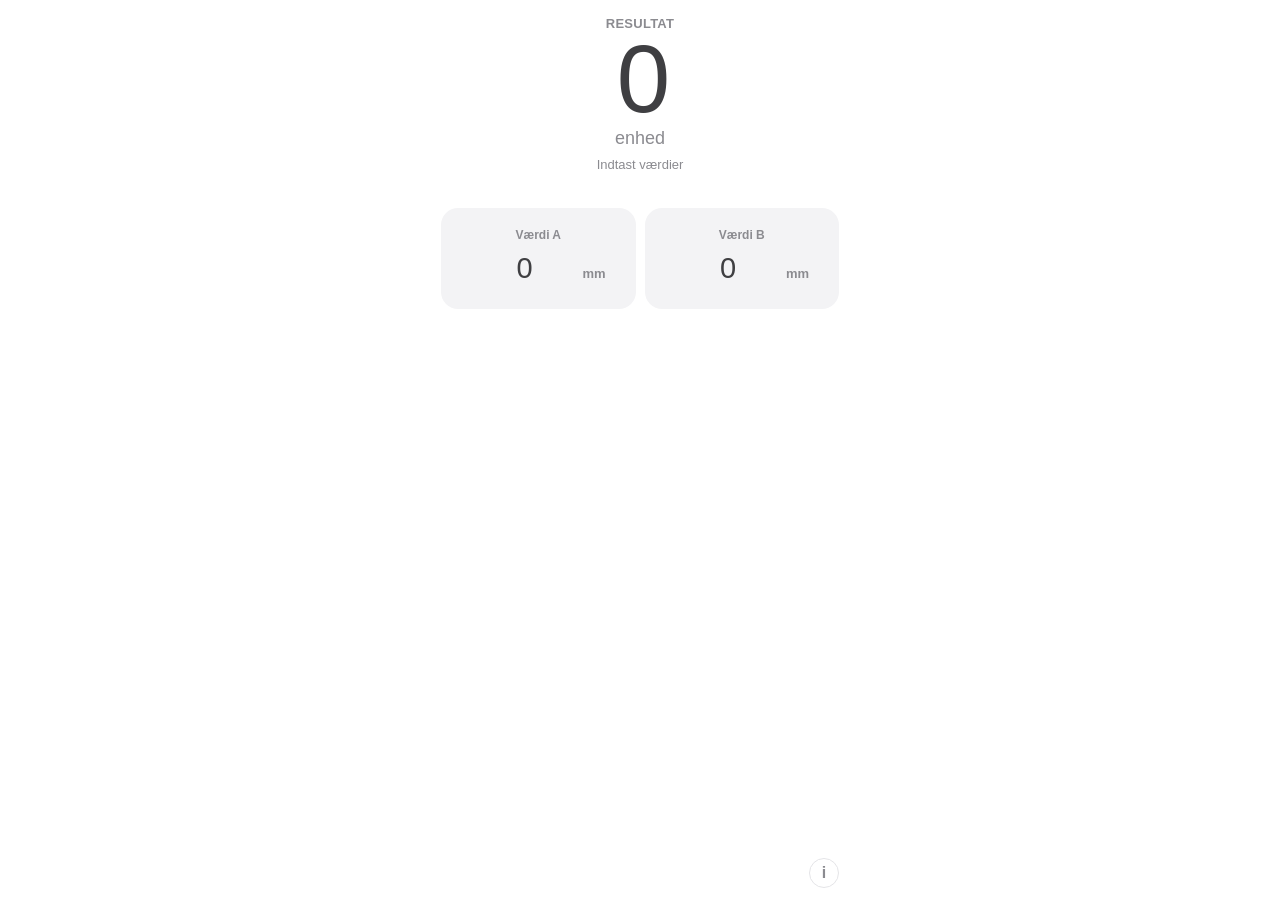
<file: template/index.html>
<!doctype html>
<html lang="da">
<head>
<meta charset="utf-8">
<meta name="viewport" content="width=device-width,initial-scale=1,viewport-fit=cover">
<meta name="theme-color" content="#ffffff">
<meta name="apple-mobile-web-app-capable" content="yes">
<title>Appnavn · Faaborg Tools</title>
<link rel="stylesheet" href="../assets/faaborg.css">
</head>
<body>
<main class="ft-app">

  <section class="ft-result" aria-live="polite">
    <div class="ft-result-label">RESULTAT</div>
    <div class="ft-result-number" id="result">0</div>
    <div class="ft-result-unit">enhed</div>
    <div class="ft-status" id="status">Indtast værdier</div>
  </section>

  <section class="ft-grid">
    <div class="ft-card">
      <label class="ft-label" for="inputA">Værdi A</label>
      <div class="ft-input-line">
        <input class="ft-input" id="inputA" inputmode="decimal" value="0">
        <span class="ft-unit">mm</span>
      </div>
    </div>

    <div class="ft-card">
      <label class="ft-label" for="inputB">Værdi B</label>
      <div class="ft-input-line">
        <input class="ft-input" id="inputB" inputmode="decimal" value="0">
        <span class="ft-unit">mm</span>
      </div>
    </div>
  </section>
</main>

<button class="ft-info" id="infoButton" type="button" aria-label="Information">i</button>
<dialog class="ft-dialog" id="infoDialog">
  <h2>Appnavn</h2>
  <p>Kort forklaring på appens funktion.</p>
  <p>Version 1.0<br>Designed by Søren Faaborg</p>
  <button id="closeInfo" type="button">Luk</button>
</dialog>

<script src="../assets/faaborg.js"></script>
<script>
const ids = ['inputA','inputB'];
FaaborgTools.bindPersistence('faaborg-appnavn-v1', ids);
FaaborgTools.bindInfoDialog();

function calculate(){
  const a = FaaborgTools.parseNumber(document.getElementById('inputA').value);
  const b = FaaborgTools.parseNumber(document.getElementById('inputB').value);
  document.getElementById('result').textContent = FaaborgTools.formatNumber(a * b, 1);
  document.getElementById('status').textContent = 'Automatisk beregning';
}

ids.forEach(id => document.getElementById(id).addEventListener('input', calculate));
calculate();
</script>
</body>
</html>
</file>
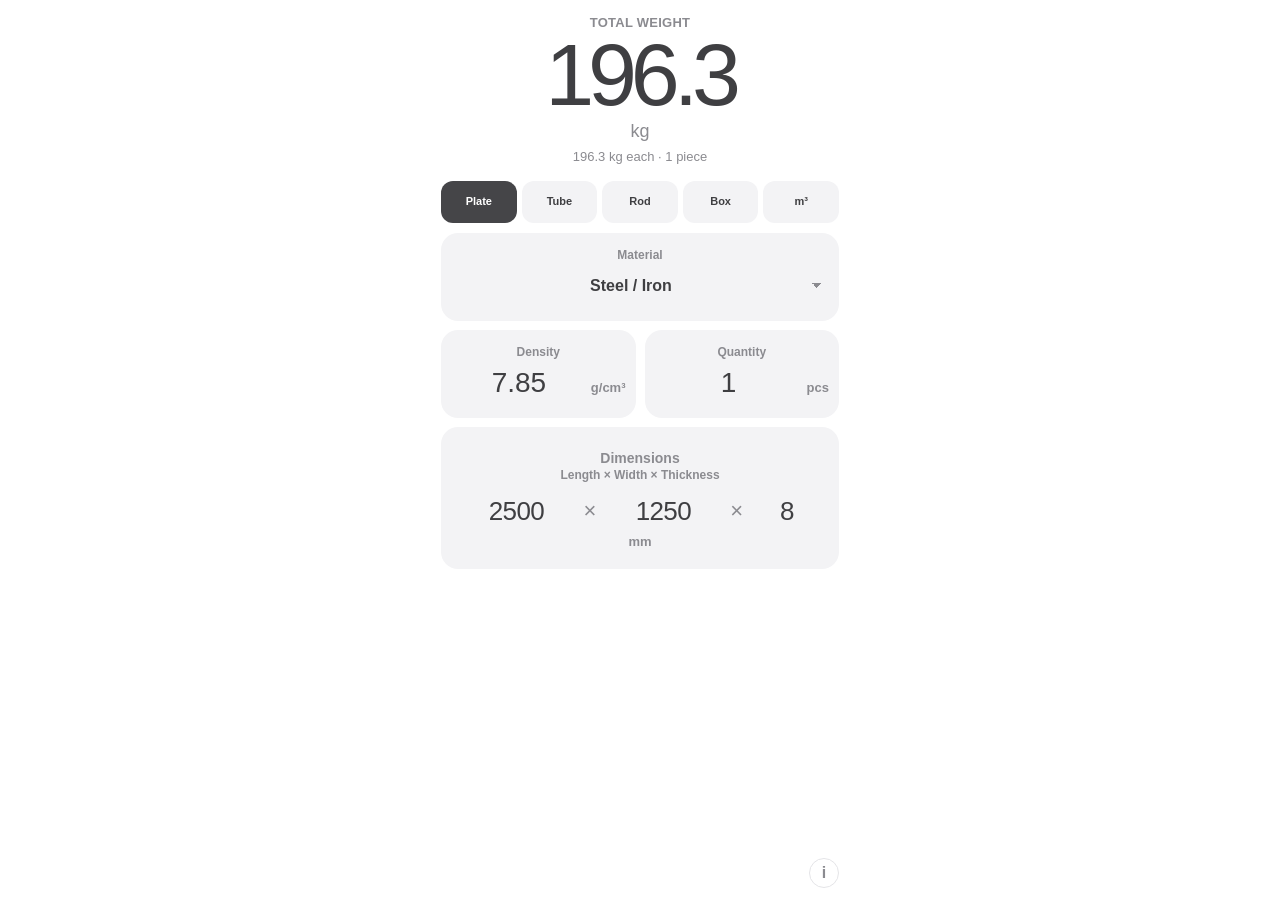
<file: vægt/index.html>
<!doctype html>
<html lang="en">
<head>
<meta charset="utf-8">
<meta name="viewport" content="width=device-width, initial-scale=1, viewport-fit=cover, user-scalable=no">
<meta name="apple-mobile-web-app-capable" content="yes">
<meta name="apple-mobile-web-app-title" content="Weight">
<meta name="apple-mobile-web-app-status-bar-style" content="default">
<meta name="theme-color" content="#ffffff">
<title>Weight Calculator</title>
<style>
:root{
  --bg:#ffffff;
  --text:#3f3f42;
  --muted:#8b8b90;
  --field:#f3f3f5;
  --line:#e4e4e7;
  --active:#454548;
}
*{box-sizing:border-box;-webkit-tap-highlight-color:transparent}
html,body{margin:0;min-height:100%;background:var(--bg)}
body{
  color:var(--text);
  font-family:-apple-system,BlinkMacSystemFont,"SF Pro Display","Segoe UI",sans-serif;
  overscroll-behavior:none;
}
button,input,select{font:inherit;color:inherit}
main{
  width:min(100%,430px);
  min-height:100dvh;
  margin:0 auto;
  padding:calc(env(safe-area-inset-top) + 13px) 16px calc(env(safe-area-inset-bottom) + 55px);
  display:flex;
  flex-direction:column;
}
.result{
  text-align:center;
  padding:2px 0 13px;
}
.result-label{
  min-height:18px;
  font-size:13px;
  font-weight:600;
  letter-spacing:.02em;
  color:var(--muted);
}
.result-number{
  margin-top:1px;
  font-size:clamp(62px,19vw,88px);
  line-height:.94;
  font-weight:500;
  letter-spacing:-.07em;
  font-variant-numeric:tabular-nums;
}
.result-unit{
  margin-top:4px;
  font-size:18px;
  font-weight:500;
  color:var(--muted);
}
.status{
  min-height:18px;
  margin-top:7px;
  font-size:13px;
  color:var(--muted);
}
.segmented{
  display:grid;
  grid-template-columns:repeat(5,1fr);
  gap:5px;
  margin:1px 0 10px;
}
.segmented button{
  min-width:0;
  height:42px;
  padding:0 3px;
  border:0;
  border-radius:12px;
  background:var(--field);
  font-size:11px;
  font-weight:600;
  line-height:1.05;
  cursor:pointer;
}
.segmented button.active{
  background:var(--active);
  color:white;
}
.grid{
  display:grid;
  grid-template-columns:repeat(2,minmax(0,1fr));
  gap:9px;
}
.card{
  min-width:0;
  height:88px;
  border-radius:17px;
  background:var(--field);
  padding:10px 10px 8px;
  display:flex;
  flex-direction:column;
  justify-content:center;
  text-align:center;
}
.card.wide{grid-column:1/-1}
.dimensions-card{
  height:142px;
  padding:13px 14px 9px;
}
.dimensions-title{
  font-size:14px;
  font-weight:650;
  color:var(--muted);
  line-height:1.15;
}
.dimensions-subtitle{
  margin-top:3px;
  font-size:12px;
  font-weight:550;
  color:var(--muted);
  line-height:1.15;
}
.dimensions-line{
  display:grid;
  grid-template-columns:minmax(0,1fr) 18px minmax(0,1fr) 18px minmax(0,.62fr);
  align-items:center;
  gap:3px;
  width:100%;
  margin-top:5px;
}
.dimensions-line input{
  width:100%;
  height:46px;
  min-width:0;
  font-size:26px;
  letter-spacing:-.025em;
  overflow:visible;
}
.times{
  text-align:center;
  color:var(--muted);
  font-size:22px;
  font-weight:500;
}
.dimensions-unit{
  margin-top:0;
  font-size:13px;
  font-weight:600;
  color:var(--muted);
}
.card label{
  display:block;
  margin-bottom:2px;
  font-size:12px;
  font-weight:600;
  color:var(--muted);
  white-space:nowrap;
  overflow:hidden;
  text-overflow:ellipsis;
}
.input-line{
  display:flex;
  align-items:baseline;
  justify-content:center;
  min-width:0;
}
input{
  width:100%;
  min-width:0;
  height:43px;
  padding:0;
  border:0;
  outline:0;
  background:transparent;
  text-align:center;
  font-size:28px;
  line-height:1;
  font-weight:500;
  font-variant-numeric:tabular-nums;
  -moz-appearance:textfield;
}
input::-webkit-outer-spin-button,input::-webkit-inner-spin-button{-webkit-appearance:none;margin:0}
.unit{
  flex:0 0 auto;
  margin-left:4px;
  font-size:13px;
  font-weight:600;
  color:var(--muted);
}
select{
  width:100%;
  height:43px;
  padding:0 22px 0 4px;
  border:0;
  outline:0;
  background:transparent;
  text-align:center;
  text-align-last:center;
  font-size:16px;
  font-weight:600;
  appearance:none;
  -webkit-appearance:none;
  background-image:
    linear-gradient(45deg,transparent 50%,var(--muted) 50%),
    linear-gradient(135deg,var(--muted) 50%,transparent 50%);
  background-position:
    calc(100% - 12px) 19px,
    calc(100% - 7px) 19px;
  background-size:5px 5px,5px 5px;
  background-repeat:no-repeat;
}
.contents{
  grid-column:1/-1;
  display:grid;
  grid-template-columns:repeat(2,minmax(0,1fr));
  gap:9px;
}
.contents > .wide{grid-column:1/-1}
.hidden{display:none!important}
.info{
  position:fixed;
  right:max(16px,calc((100vw - 430px)/2 + 16px));
  bottom:calc(env(safe-area-inset-bottom) + 12px);
  width:30px;
  height:30px;
  padding:0;
  border:1px solid var(--line);
  border-radius:50%;
  background:#fff;
  color:var(--muted);
  font-size:16px;
  font-weight:600;
  cursor:pointer;
}
dialog[open]{
  position:fixed;
  inset:50% auto auto 50%;
  transform:translate(-50%,-50%);
  z-index:20;
}
dialog{
  width:min(calc(100% - 32px),390px);
  border:0;
  border-radius:22px;
  padding:22px;
  color:var(--text);
  box-shadow:0 18px 60px rgba(0,0,0,.2);
}
dialog::backdrop{background:rgba(0,0,0,.22)}
dialog h2{margin:0 0 12px;font-size:22px}
dialog p{margin:0 0 11px;font-size:14px;line-height:1.45;color:#66666a}
dialog p strong{color:var(--text)}
dialog .signature{
  margin-top:17px;
  padding-top:14px;
  border-top:1px solid var(--line);
  color:var(--muted);
  font-size:13px;
}
dialog button{
  width:100%;
  height:45px;
  margin-top:5px;
  border:0;
  border-radius:13px;
  background:var(--active);
  color:white;
  font-weight:600;
}
@media (max-height:700px){
  .contents{gap:7px}
  main{padding-top:calc(env(safe-area-inset-top) + 7px)}
  .result{padding-bottom:8px}
  .result-number{font-size:58px}
  .segmented{margin-bottom:7px}
  .segmented button{height:37px}
  .grid{gap:7px}
  .card{height:76px;padding:7px 9px 5px}
  .dimensions-card{height:122px;padding:8px 11px 6px}
  .dimensions-subtitle{margin-top:2px}
  .dimensions-line{grid-template-columns:minmax(0,1fr) 16px minmax(0,1fr) 16px minmax(0,.62fr);gap:2px;margin-top:3px}
  .dimensions-line input{height:38px;font-size:22px}
  .times{font-size:19px}
  input{height:38px;font-size:25px}
  select{height:38px;background-position:calc(100% - 12px) 16px,calc(100% - 7px) 16px}
}
</style>
</head>
<body>
<main>
  <section class="result" aria-live="polite">
    <div class="result-label">TOTAL WEIGHT</div>
    <div id="resultNumber" class="result-number">196,3</div>
    <div class="result-unit">kg</div>
    <div id="status" class="status">78,5 kg each · 2 pieces</div>
  </section>

  <nav class="segmented" aria-label="Shape">
    <button type="button" data-shape="plate" class="active">Plate</button>
    <button type="button" data-shape="roundTube">Tube</button>
    <button type="button" data-shape="roundRod">Rod</button>
    <button type="button" data-shape="boxSection">Box</button>
    <button type="button" data-shape="volume">m³</button>
  </nav>

  <section class="grid">
    <div class="card wide">
      <label for="material">Material</label>
      <select id="material">
        <option value="7.85">Steel / Iron</option>
        <option value="2.70">Aluminium</option>
        <option value="8.90">Copper</option>
        <option value="8.50">Brass</option>
        <option value="1.18">Acrylic / Plexiglass</option>
        <option value="1.40">PVC</option>
        <option value="0.70">MDF approx.</option>
        <option value="0.60">Plywood approx.</option>
        <option value="2.40">Concrete approx.</option>
        <option value="2.50">Glass approx.</option>
        <option value="custom">Custom density</option>
      </select>
    </div>

    <div class="card">
      <label for="density">Density</label>
      <div class="input-line"><input id="density" inputmode="decimal" type="text" value="7.85"><span class="unit">g/cm³</span></div>
    </div>
    <div class="card">
      <label for="quantity">Quantity</label>
      <div class="input-line"><input id="quantity" inputmode="numeric" type="text" value="1"><span class="unit">pcs</span></div>
    </div>

    <div id="plateFields" class="contents">
      <div class="card wide dimensions-card">
        <div class="dimensions-title">Dimensions</div>
        <div class="dimensions-subtitle">Length × Width × Thickness</div>
        <div class="dimensions-line">
          <input id="plateLength" aria-label="Length in millimetres" inputmode="decimal" type="text" value="2500">
          <span class="times">×</span>
          <input id="plateWidth" aria-label="Width in millimetres" inputmode="decimal" type="text" value="1250">
          <span class="times">×</span>
          <input id="plateThickness" aria-label="Thickness in millimetres" inputmode="decimal" type="text" value="8">
        </div>
        <div class="dimensions-unit">mm</div>
      </div>
    </div>

    <div id="roundTubeFields" class="contents hidden">
      <div class="card wide">
        <label for="tubeLength">Length</label>
        <div class="input-line"><input id="tubeLength" inputmode="decimal" type="text" value="3000"><span class="unit">mm</span></div>
      </div>
      <div class="card">
        <label for="tubeOuter">Outer diameter</label>
        <div class="input-line"><input id="tubeOuter" inputmode="decimal" type="text" value="48.3"><span class="unit">mm</span></div>
      </div>
      <div class="card">
        <label for="tubeWall">Wall</label>
        <div class="input-line"><input id="tubeWall" inputmode="decimal" type="text" value="3.2"><span class="unit">mm</span></div>
      </div>
    </div>

    <div id="roundRodFields" class="contents hidden">
      <div class="card">
        <label for="rodLength">Length</label>
        <div class="input-line"><input id="rodLength" inputmode="decimal" type="text" value="1000"><span class="unit">mm</span></div>
      </div>
      <div class="card">
        <label for="rodDiameter">Diameter</label>
        <div class="input-line"><input id="rodDiameter" inputmode="decimal" type="text" value="20"><span class="unit">mm</span></div>
      </div>
    </div>

    <div id="boxSectionFields" class="contents hidden">
      <div class="card wide">
        <label for="boxLength">Length</label>
        <div class="input-line"><input id="boxLength" inputmode="decimal" type="text" value="3000"><span class="unit">mm</span></div>
      </div>
      <div class="card">
        <label for="boxWidth">Outer width</label>
        <div class="input-line"><input id="boxWidth" inputmode="decimal" type="text" value="50"><span class="unit">mm</span></div>
      </div>
      <div class="card">
        <label for="boxHeight">Outer height</label>
        <div class="input-line"><input id="boxHeight" inputmode="decimal" type="text" value="50"><span class="unit">mm</span></div>
      </div>
      <div class="card wide">
        <label for="boxWall">Wall</label>
        <div class="input-line"><input id="boxWall" inputmode="decimal" type="text" value="3"><span class="unit">mm</span></div>
      </div>
    </div>

    <div id="volumeFields" class="contents hidden">
      <div class="card wide">
        <label for="volume">Volume</label>
        <div class="input-line"><input id="volume" inputmode="decimal" type="text" value="1"><span class="unit">m³</span></div>
      </div>
    </div>
  </section>
</main>

<button id="infoButton" class="info" type="button" aria-label="Information">i</button>
<dialog id="infoDialog">
  <h2>Weight Calculator</h2>
  <p>Calculate the weight of common materials from their dimensions.</p>
  <p><strong>Shapes</strong><br>Plate / Block · Round Tube · Round Rod · Box Section · Volume (m³)</p>
  <p><strong>Units</strong><br>Dimensions: mm<br>Density: g/cm³<br>Result: kg</p>
  <p><strong>Materials</strong><br>Standard material densities are included. A custom density can also be entered manually.</p>
  <p><strong>Note</strong><br>Calculated values are estimates based on nominal dimensions and density. Actual weight may vary because of material specifications and manufacturing tolerances.</p>
  <p class="signature">Designed by Søren Faaborg<br>Version 1.0</p>
  <button id="closeInfo" type="button">Close</button>
</dialog>

<script>
'use strict';

const $ = id => document.getElementById(id);
const storageKey = 'weightCalculator_v3';
const fieldIds = [
  'material','density','quantity','plateLength','plateWidth','plateThickness',
  'tubeLength','tubeOuter','tubeWall','rodLength','rodDiameter',
  'boxLength','boxWidth','boxHeight','boxWall','volume'
];
let shape = 'plate';

function num(id){
  const value = String($(id).value).trim().replace(',', '.');
  const parsed = Number.parseFloat(value);
  return Number.isFinite(parsed) ? parsed : 0;
}

function format(value, decimals){
  return Number(value).toLocaleString('en-GB',{
    minimumFractionDigits: decimals,
    maximumFractionDigits: decimals
  });
}

function smartWeight(value){
  if(value >= 1000) return format(value, 0);
  if(value >= 100) return format(value, 1);
  if(value >= 10) return format(value, 2);
  return format(value, 3);
}

function save(){
  try{
    const data = {shape};
    fieldIds.forEach(id => data[id] = $(id).value);
    localStorage.setItem(storageKey, JSON.stringify(data));
  }catch(error){
    // Safari may block localStorage for local files or private browsing.
    console.warn('Values could not be saved on this device.', error);
  }
}

function load(){
  try{
    const data = JSON.parse(localStorage.getItem(storageKey) || '{}');
    if(data.shape) shape = data.shape;
    fieldIds.forEach(id => {
      if(data[id] !== undefined) $(id).value = data[id];
    });
  }catch(error){
    console.warn('Saved values could not be loaded.', error);
  }
}

function materialChanged(){
  if($('material').value !== 'custom'){
    $('density').value = $('material').value;
  }
}

function showShape(){
  const map = {
    plate:'plateFields',
    roundTube:'roundTubeFields',
    roundRod:'roundRodFields',
    boxSection:'boxSectionFields',
    volume:'volumeFields'
  };
  Object.values(map).forEach(id => $(id).classList.add('hidden'));
  $(map[shape]).classList.remove('hidden');
  document.querySelectorAll('[data-shape]').forEach(button => {
    button.classList.toggle('active', button.dataset.shape === shape);
  });
}

function showError(message){
  $('resultNumber').textContent = '—';
  $('status').textContent = message;
}

function calculate(){
  const density = num('density');
  const quantity = num('quantity');
  let volumeM3 = 0;
  let kgPerMetre = null;

  if(density <= 0) return showError('Enter a positive density');
  if(quantity <= 0) return showError('Enter a positive quantity');

  if(shape === 'plate'){
    const l = num('plateLength');
    const w = num('plateWidth');
    const t = num('plateThickness');
    if(l <= 0 || w <= 0 || t <= 0) return showError('Enter positive dimensions');
    volumeM3 = l * w * t / 1e9;
  }

  if(shape === 'roundTube'){
    const l = num('tubeLength');
    const outer = num('tubeOuter');
    const wall = num('tubeWall');
    const inner = outer - 2 * wall;
    if(l <= 0 || outer <= 0 || wall <= 0) return showError('Enter positive dimensions');
    if(inner <= 0) return showError('Wall is too large');
    const areaMm2 = Math.PI * (outer * outer - inner * inner) / 4;
    volumeM3 = areaMm2 * l / 1e9;
    kgPerMetre = areaMm2 * density / 1000;
  }

  if(shape === 'roundRod'){
    const l = num('rodLength');
    const diameter = num('rodDiameter');
    if(l <= 0 || diameter <= 0) return showError('Enter positive dimensions');
    const areaMm2 = Math.PI * diameter * diameter / 4;
    volumeM3 = areaMm2 * l / 1e9;
    kgPerMetre = areaMm2 * density / 1000;
  }

  if(shape === 'boxSection'){
    const l = num('boxLength');
    const w = num('boxWidth');
    const h = num('boxHeight');
    const wall = num('boxWall');
    if(l <= 0 || w <= 0 || h <= 0 || wall <= 0) return showError('Enter positive dimensions');
    const innerW = w - 2 * wall;
    const innerH = h - 2 * wall;
    if(innerW <= 0 || innerH <= 0) return showError('Wall is too large');
    const areaMm2 = w * h - innerW * innerH;
    volumeM3 = areaMm2 * l / 1e9;
    kgPerMetre = areaMm2 * density / 1000;
  }

  if(shape === 'volume'){
    volumeM3 = num('volume');
    if(volumeM3 <= 0) return showError('Enter a positive volume');
  }

  const each = volumeM3 * density * 1000;
  const total = each * quantity;

  $('resultNumber').textContent = smartWeight(total);
  const pieces = quantity === 1 ? 'piece' : 'pieces';
  let status = `${smartWeight(each)} kg each · ${format(quantity, Number.isInteger(quantity) ? 0 : 1)} ${pieces}`;
  if(kgPerMetre !== null) status += ` · ${format(kgPerMetre, 2)} kg/m`;
  $('status').textContent = status;
  save();
}

document.querySelectorAll('[data-shape]').forEach(button => {
  button.addEventListener('click', () => {
    shape = button.dataset.shape;
    showShape();
    calculate();
  });
});

$('material').addEventListener('change', () => {
  materialChanged();
  calculate();
});

fieldIds.forEach(id => {
  $(id).addEventListener('input', calculate);
  $(id).addEventListener('change', calculate);
});

$('infoButton').addEventListener('click', () => {
  const dialog = $('infoDialog');
  if(typeof dialog.showModal === 'function'){
    dialog.showModal();
  }else{
    dialog.setAttribute('open', '');
  }
});
$('closeInfo').addEventListener('click', () => {
  const dialog = $('infoDialog');
  if(typeof dialog.close === 'function'){
    dialog.close();
  }else{
    dialog.removeAttribute('open');
  }
});
$('infoDialog').addEventListener('click', event => {
  if(event.target === $('infoDialog')){
    const dialog = $('infoDialog');
    if(typeof dialog.close === 'function') dialog.close();
    else dialog.removeAttribute('open');
  }
});

load();
showShape();
calculate();
</script>
</body>
</html>
</file>
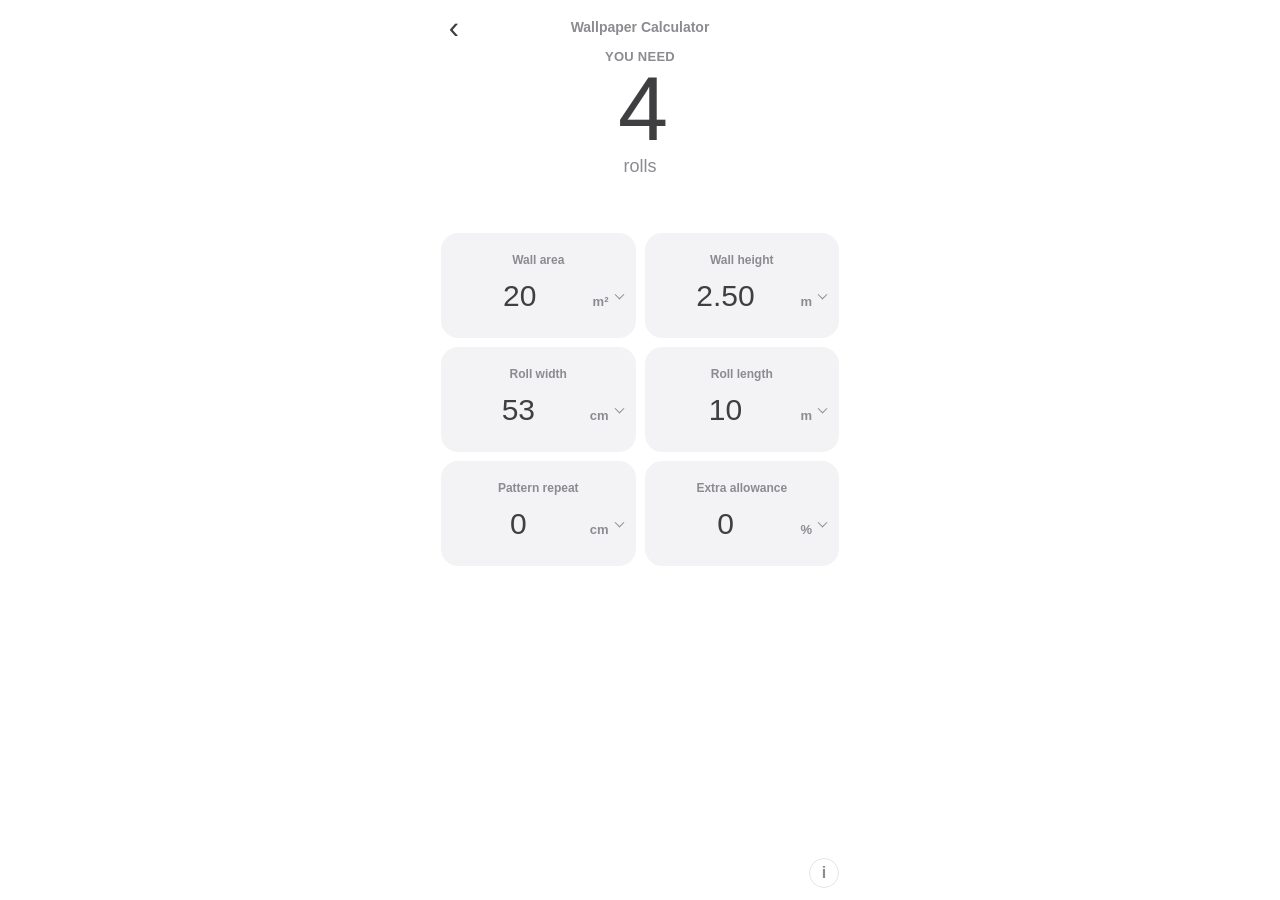
<file: wallpaper/index.html>
<!doctype html>
<html lang="en">
<head>
<meta charset="utf-8">
<meta name="viewport" content="width=device-width,initial-scale=1,viewport-fit=cover,user-scalable=no">
<meta name="theme-color" content="#ffffff">
<meta name="apple-mobile-web-app-capable" content="yes">
<meta name="apple-mobile-web-app-status-bar-style" content="default">
<meta name="apple-mobile-web-app-title" content="Wallpaper">
<title>Wallpaper Calculator</title>

<style>
:root{
  --bg:#ffffff;
  --text:#3f3f42;
  --muted:#8b8b90;
  --field:#f3f3f5;
  --line:#e4e4e7;
}
*{box-sizing:border-box;-webkit-tap-highlight-color:transparent}
html,body{margin:0;min-height:100%;background:var(--bg)}
body{
  color:var(--text);
  font-family:-apple-system,BlinkMacSystemFont,"SF Pro Display","Segoe UI",sans-serif;
  overscroll-behavior:none;
}
button,input{font:inherit;color:inherit}
.ft-app{
  width:min(100%,430px);
  min-height:100dvh;
  margin:0 auto;
  padding:calc(env(safe-area-inset-top) + 10px) 16px calc(env(safe-area-inset-bottom) + 55px);
}
.ft-header{
  position:relative;
  display:flex;
  align-items:center;
  min-height:34px;
}
.ft-back{
  display:flex;
  align-items:center;
  justify-content:center;
  width:34px;
  height:34px;
  margin-left:-4px;
  border:0;
  background:transparent;
  color:var(--text);
  text-decoration:none;
  font-size:31px;
  font-weight:300;
  line-height:1;
}
.ft-title{
  position:absolute;
  left:50%;
  transform:translateX(-50%);
  font-size:14px;
  font-weight:600;
  color:var(--muted);
  white-space:nowrap;
}
.ft-result{
  text-align:center;
  padding:5px 0 15px;
}
.ft-result-label{
  min-height:18px;
  font-size:13px;
  font-weight:600;
  letter-spacing:.02em;
  color:var(--muted);
}
.ft-result-number{
  margin-top:1px;
  font-size:clamp(66px,20vw,90px);
  line-height:.92;
  font-weight:500;
  letter-spacing:-.065em;
  font-variant-numeric:tabular-nums;
}
.ft-result-unit{
  margin-top:5px;
  font-size:18px;
  font-weight:500;
  color:var(--muted);
}
.ft-status{
  min-height:34px;
  margin-top:7px;
  padding:0 8px;
  font-size:13px;
  line-height:1.35;
  color:var(--muted);
}
.ft-grid{
  display:grid;
  grid-template-columns:repeat(2,minmax(0,1fr));
  gap:9px;
}
.ft-card{
  min-width:0;
  height:105px;
  border-radius:17px;
  background:var(--field);
  padding:12px 10px 10px;
  display:flex;
  flex-direction:column;
  justify-content:center;
  text-align:center;
}
.ft-card label{
  margin-bottom:5px;
  font-size:12px;
  font-weight:600;
  color:var(--muted);
  white-space:nowrap;
}
.ft-input-line{
  position:relative;
  display:flex;
  align-items:baseline;
  justify-content:center;
  padding-right:17px;
}
.ft-input{
  width:100%;
  min-width:0;
  height:47px;
  padding:0;
  border:0;
  outline:0;
  background:transparent;
  text-align:center;
  font-size:30px;
  line-height:1;
  font-weight:500;
  font-variant-numeric:tabular-nums;
}
.ft-unit{
  flex:0 0 auto;
  margin-left:4px;
  font-size:13px;
  font-weight:600;
  color:var(--muted);
}
.ft-chevron{
  position:absolute;
  right:3px;
  top:50%;
  width:7px;
  height:7px;
  border-right:1.5px solid var(--muted);
  border-bottom:1.5px solid var(--muted);
  transform:translateY(-70%) rotate(45deg);
  pointer-events:none;
}
.ft-info{
  position:fixed;
  right:max(16px,calc((100vw - 430px)/2 + 16px));
  bottom:calc(env(safe-area-inset-bottom) + 12px);
  width:30px;
  height:30px;
  border:1px solid var(--line);
  border-radius:50%;
  background:#fff;
  color:var(--muted);
  font-size:16px;
  font-weight:600;
}
.ft-dialog{
  width:min(calc(100% - 32px),390px);
  border:0;
  border-radius:22px;
  padding:22px;
  color:var(--text);
  box-shadow:0 18px 60px rgba(0,0,0,.22);
}
.ft-dialog::backdrop{background:rgba(0,0,0,.35)}
.ft-dialog h2{margin:0 0 14px;font-size:24px}
.ft-dialog p{margin:0 0 12px;font-size:15px;line-height:1.45;color:#555}
.ft-signature{margin-top:20px;color:var(--muted);font-size:13px}
.ft-dialog button{
  width:100%;
  height:46px;
  margin-top:8px;
  border:0;
  border-radius:14px;
  background:var(--field);
  font-weight:600;
}
@media(max-height:720px){
  .ft-app{padding-top:calc(env(safe-area-inset-top) + 5px)}
  .ft-result{padding-bottom:10px}
  .ft-result-number{font-size:61px}
  .ft-card{height:94px}
  .ft-input{height:41px;font-size:27px}
}
</style>
</head>

<body>
<main class="ft-app">
  <header class="ft-header">
    <a class="ft-back" href="../index.html" aria-label="Back">‹</a>
    <div class="ft-title">Wallpaper Calculator</div>
  </header>

  <section class="ft-result" aria-live="polite">
    <div class="ft-result-label">YOU NEED</div>
    <div id="resultNumber" class="ft-result-number">4</div>
    <div id="resultUnit" class="ft-result-unit">rolls</div>
    <div id="status" class="ft-status"></div>
  </section>

  <section class="ft-grid">
    <div class="ft-card">
      <label for="area">Wall area</label>
      <div class="ft-input-line">
        <input id="area" class="ft-input" inputmode="decimal" type="text" value="20">
        <span class="ft-unit">m²</span>
        <span class="ft-chevron" aria-hidden="true"></span>
      </div>
    </div>

    <div class="ft-card">
      <label for="height">Wall height</label>
      <div class="ft-input-line">
        <input id="height" class="ft-input" inputmode="decimal" type="text" value="2.50">
        <span class="ft-unit">m</span>
        <span class="ft-chevron" aria-hidden="true"></span>
      </div>
    </div>

    <div class="ft-card">
      <label for="rollWidth">Roll width</label>
      <div class="ft-input-line">
        <input id="rollWidth" class="ft-input" inputmode="decimal" type="text" value="53">
        <span class="ft-unit">cm</span>
        <span class="ft-chevron" aria-hidden="true"></span>
      </div>
    </div>

    <div class="ft-card">
      <label for="rollLength">Roll length</label>
      <div class="ft-input-line">
        <input id="rollLength" class="ft-input" inputmode="decimal" type="text" value="10">
        <span class="ft-unit">m</span>
        <span class="ft-chevron" aria-hidden="true"></span>
      </div>
    </div>

    <div class="ft-card">
      <label for="repeat">Pattern repeat</label>
      <div class="ft-input-line">
        <input id="repeat" class="ft-input" inputmode="decimal" type="text" value="0">
        <span class="ft-unit">cm</span>
        <span class="ft-chevron" aria-hidden="true"></span>
      </div>
    </div>

    <div class="ft-card">
      <label for="waste">Extra allowance</label>
      <div class="ft-input-line">
        <input id="waste" class="ft-input" inputmode="decimal" type="text" value="0">
        <span class="ft-unit">%</span>
        <span class="ft-chevron" aria-hidden="true"></span>
      </div>
    </div>
  </section>
</main>

<button id="infoButton" class="ft-info" type="button" aria-label="Information">i</button>

<dialog id="infoDialog" class="ft-dialog">
  <h2>Wallpaper Calculator</h2>
  <p>Enter the total wall area without subtracting small doors and windows.</p>
  <p>For patterned wallpaper, enter the pattern repeat in centimetres.</p>
  <p>The calculation uses whole drops and whole rolls only.</p>
  <p class="ft-signature">Designed by Søren Faaborg<br>Version 3.1</p>
  <button id="closeInfo" type="button">Close</button>
</dialog>

<script>
'use strict';

const ids = ['area','height','rollWidth','rollLength','repeat','waste'];
const storageKey = 'faaborg-wallpaper-v31';

function parseNumber(raw){
  const value = String(raw).trim().replace(',', '.');
  const number = Number.parseFloat(value);
  return Number.isFinite(number) ? number : 0;
}

function formatNumber(value, decimals = 0){
  return Number(value).toLocaleString('en-US',{
    minimumFractionDigits:decimals,
    maximumFractionDigits:decimals
  });
}

function value(id){
  return parseNumber(document.getElementById(id).value);
}

function save(){
  try{
    const data = {};
    ids.forEach(id => data[id] = document.getElementById(id).value);
    localStorage.setItem(storageKey, JSON.stringify(data));
  }catch(error){}
}

function load(){
  try{
    const data = JSON.parse(localStorage.getItem(storageKey) || '{}');
    ids.forEach(id => {
      if(data[id] !== undefined) document.getElementById(id).value = data[id];
    });
  }catch(error){}
}

function showError(message){
  resultNumber.textContent = '—';
  resultUnit.textContent = 'rolls';
  status.textContent = message;
}

function calculate(){
  const area = value('area');
  const height = value('height');
  const rollWidth = value('rollWidth') / 100;
  const rollLength = value('rollLength');
  const repeat = value('repeat') / 100;
  const allowance = value('waste');

  if(area <= 0) return showError('Enter a positive wall area');
  if(height <= 0) return showError('Enter a positive wall height');
  if(rollWidth <= 0) return showError('Enter a positive roll width');
  if(rollLength <= 0) return showError('Enter a positive roll length');
  if(repeat < 0 || allowance < 0) return showError('Repeat and allowance cannot be negative');

  const adjustedArea = area * (1 + allowance / 100);
  const cutLength = repeat > 0 ? Math.ceil(height / repeat) * repeat : height;
  const dropsPerRoll = Math.floor((rollLength + 1e-9) / cutLength);

  if(dropsPerRoll < 1) return showError('The roll is shorter than one wallpaper drop');

  const areaPerDrop = height * rollWidth;
  const dropsNeeded = Math.ceil(adjustedArea / areaPerDrop);
  const rolls = Math.ceil(dropsNeeded / dropsPerRoll);

  resultNumber.textContent = formatNumber(rolls);
  resultUnit.textContent = rolls === 1 ? 'roll' : 'rolls';
  status.textContent =
    `${dropsNeeded} drops · ${dropsPerRoll} per roll · ${formatNumber(cutLength,2)} m per drop`;

  save();
}

ids.forEach(id => {
  const input = document.getElementById(id);
  input.addEventListener('focus', () => setTimeout(() => input.select(), 40));
  input.addEventListener('input', calculate);
  input.addEventListener('change', calculate);
});

const dialog = document.getElementById('infoDialog');
document.getElementById('infoButton').addEventListener('click', () => dialog.showModal());
document.getElementById('closeInfo').addEventListener('click', () => dialog.close());
dialog.addEventListener('click', event => {
  if(event.target === dialog) dialog.close();
});

load();
calculate();
</script>
</body>
</html>
</file>
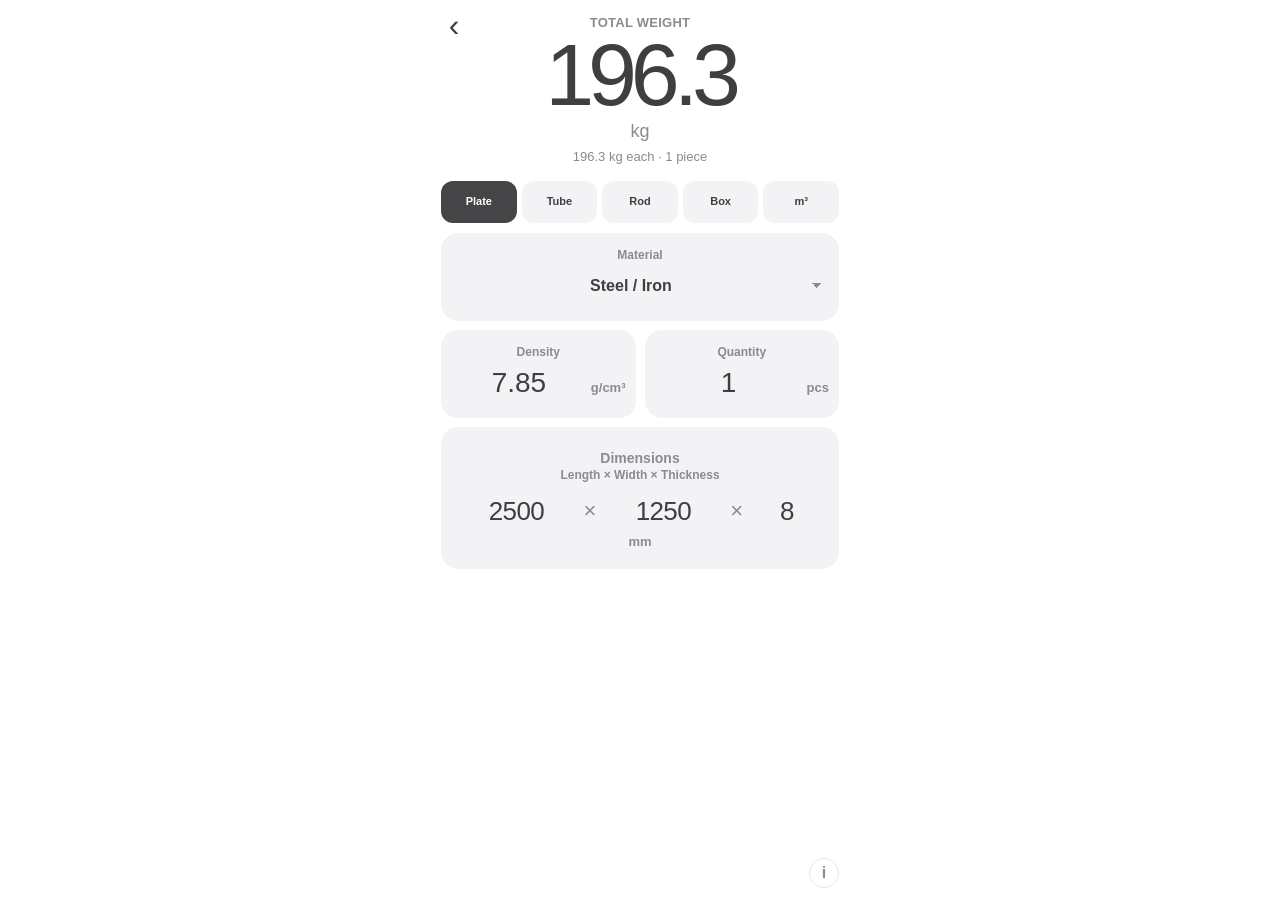
<file: weight/index.html>
<!doctype html>
<html lang="en">
<head>
<meta charset="utf-8">
<meta name="viewport" content="width=device-width, initial-scale=1, viewport-fit=cover, user-scalable=no">
<meta name="apple-mobile-web-app-capable" content="yes">
<meta name="apple-mobile-web-app-title" content="Weight">
<meta name="apple-mobile-web-app-status-bar-style" content="default">
<meta name="theme-color" content="#ffffff">
<title>Weight Calculator</title>
<style>
:root{
  --bg:#ffffff;
  --text:#3f3f42;
  --muted:#8b8b90;
  --field:#f3f3f5;
  --line:#e4e4e7;
  --active:#454548;
}
*{box-sizing:border-box;-webkit-tap-highlight-color:transparent}
html,body{margin:0;min-height:100%;background:var(--bg)}
body{
  color:var(--text);
  font-family:-apple-system,BlinkMacSystemFont,"SF Pro Display","Segoe UI",sans-serif;
  overscroll-behavior:none;
}
button,input,select{font:inherit;color:inherit}
main{
  width:min(100%,430px);
  min-height:100dvh;
  margin:0 auto;
  padding:calc(env(safe-area-inset-top) + 13px) 16px calc(env(safe-area-inset-bottom) + 55px);
  display:flex;
  flex-direction:column;
}
.back{
  position:fixed;
  z-index:10;
  left:max(12px,calc((100vw - 430px)/2 + 12px));
  top:calc(env(safe-area-inset-top) + 8px);
  width:34px;
  height:34px;
  padding:0;
  border:0;
  border-radius:50%;
  background:transparent;
  color:var(--text);
  font-size:32px;
  line-height:30px;
  font-weight:400;
  cursor:pointer;
}
.result{
  text-align:center;
  padding:2px 0 13px;
}
.result-label{
  min-height:18px;
  font-size:13px;
  font-weight:600;
  letter-spacing:.02em;
  color:var(--muted);
}
.result-number{
  margin-top:1px;
  font-size:clamp(62px,19vw,88px);
  line-height:.94;
  font-weight:500;
  letter-spacing:-.07em;
  font-variant-numeric:tabular-nums;
}
.result-unit{
  margin-top:4px;
  font-size:18px;
  font-weight:500;
  color:var(--muted);
}
.status{
  min-height:18px;
  margin-top:7px;
  font-size:13px;
  color:var(--muted);
}
.segmented{
  display:grid;
  grid-template-columns:repeat(5,1fr);
  gap:5px;
  margin:1px 0 10px;
}
.segmented button{
  min-width:0;
  height:42px;
  padding:0 3px;
  border:0;
  border-radius:12px;
  background:var(--field);
  font-size:11px;
  font-weight:600;
  line-height:1.05;
  cursor:pointer;
}
.segmented button.active{
  background:var(--active);
  color:white;
}
.grid{
  display:grid;
  grid-template-columns:repeat(2,minmax(0,1fr));
  gap:9px;
}
.card{
  min-width:0;
  height:88px;
  border-radius:17px;
  background:var(--field);
  padding:10px 10px 8px;
  display:flex;
  flex-direction:column;
  justify-content:center;
  text-align:center;
}
.card.wide{grid-column:1/-1}
.dimensions-card{
  height:142px;
  padding:13px 14px 9px;
}
.dimensions-title{
  font-size:14px;
  font-weight:650;
  color:var(--muted);
  line-height:1.15;
}
.dimensions-subtitle{
  margin-top:3px;
  font-size:12px;
  font-weight:550;
  color:var(--muted);
  line-height:1.15;
}
.dimensions-line{
  display:grid;
  grid-template-columns:minmax(0,1fr) 18px minmax(0,1fr) 18px minmax(0,.62fr);
  align-items:center;
  gap:3px;
  width:100%;
  margin-top:5px;
}
.dimensions-line input{
  width:100%;
  height:46px;
  min-width:0;
  font-size:26px;
  letter-spacing:-.025em;
  overflow:visible;
}
.times{
  text-align:center;
  color:var(--muted);
  font-size:22px;
  font-weight:500;
}
.dimensions-unit{
  margin-top:0;
  font-size:13px;
  font-weight:600;
  color:var(--muted);
}
.card label{
  display:block;
  margin-bottom:2px;
  font-size:12px;
  font-weight:600;
  color:var(--muted);
  white-space:nowrap;
  overflow:hidden;
  text-overflow:ellipsis;
}
.input-line{
  display:flex;
  align-items:baseline;
  justify-content:center;
  min-width:0;
}
input{
  width:100%;
  min-width:0;
  height:43px;
  padding:0;
  border:0;
  outline:0;
  background:transparent;
  text-align:center;
  font-size:28px;
  line-height:1;
  font-weight:500;
  font-variant-numeric:tabular-nums;
  -moz-appearance:textfield;
}
input::selection{background:#b9d7ff}
input::-webkit-outer-spin-button,input::-webkit-inner-spin-button{-webkit-appearance:none;margin:0}
.unit{
  flex:0 0 auto;
  margin-left:4px;
  font-size:13px;
  font-weight:600;
  color:var(--muted);
}
select{
  width:100%;
  height:43px;
  padding:0 22px 0 4px;
  border:0;
  outline:0;
  background:transparent;
  text-align:center;
  text-align-last:center;
  font-size:16px;
  font-weight:600;
  appearance:none;
  -webkit-appearance:none;
  background-image:
    linear-gradient(45deg,transparent 50%,var(--muted) 50%),
    linear-gradient(135deg,var(--muted) 50%,transparent 50%);
  background-position:
    calc(100% - 12px) 19px,
    calc(100% - 7px) 19px;
  background-size:5px 5px,5px 5px;
  background-repeat:no-repeat;
}
.contents{
  grid-column:1/-1;
  display:grid;
  grid-template-columns:repeat(2,minmax(0,1fr));
  gap:9px;
}
.contents > .wide{grid-column:1/-1}
.hidden{display:none!important}
.info{
  position:fixed;
  right:max(16px,calc((100vw - 430px)/2 + 16px));
  bottom:calc(env(safe-area-inset-bottom) + 12px);
  width:30px;
  height:30px;
  padding:0;
  border:1px solid var(--line);
  border-radius:50%;
  background:#fff;
  color:var(--muted);
  font-size:16px;
  font-weight:600;
  cursor:pointer;
}
dialog[open]{
  position:fixed;
  inset:50% auto auto 50%;
  transform:translate(-50%,-50%);
  z-index:20;
}
dialog{
  width:min(calc(100% - 32px),390px);
  border:0;
  border-radius:22px;
  padding:22px;
  color:var(--text);
  box-shadow:0 18px 60px rgba(0,0,0,.2);
}
dialog::backdrop{background:rgba(0,0,0,.22)}
dialog h2{margin:0 0 12px;font-size:22px}
dialog p{margin:0 0 11px;font-size:14px;line-height:1.45;color:#66666a}
dialog p strong{color:var(--text)}
dialog .signature{
  margin-top:17px;
  padding-top:14px;
  border-top:1px solid var(--line);
  color:var(--muted);
  font-size:13px;
}
dialog button{
  width:100%;
  height:45px;
  margin-top:5px;
  border:0;
  border-radius:13px;
  background:var(--active);
  color:white;
  font-weight:600;
}
@media (max-height:700px){
  .contents{gap:7px}
  main{padding-top:calc(env(safe-area-inset-top) + 7px)}
  .result{padding-bottom:8px}
  .result-number{font-size:58px}
  .segmented{margin-bottom:7px}
  .segmented button{height:37px}
  .grid{gap:7px}
  .card{height:76px;padding:7px 9px 5px}
  .dimensions-card{height:122px;padding:8px 11px 6px}
  .dimensions-subtitle{margin-top:2px}
  .dimensions-line{grid-template-columns:minmax(0,1fr) 16px minmax(0,1fr) 16px minmax(0,.62fr);gap:2px;margin-top:3px}
  .dimensions-line input{height:38px;font-size:22px}
  .times{font-size:19px}
  input{height:38px;font-size:25px}
  select{height:38px;background-position:calc(100% - 12px) 16px,calc(100% - 7px) 16px}
}
</style>
</head>
<body>
<button id="backButton" class="back" type="button" aria-label="Back to Faaborg Tools">‹</button>
<main>
  <section class="result" aria-live="polite">
    <div class="result-label">TOTAL WEIGHT</div>
    <div id="resultNumber" class="result-number">196,3</div>
    <div class="result-unit">kg</div>
    <div id="status" class="status">78,5 kg each · 2 pieces</div>
  </section>

  <nav class="segmented" aria-label="Shape">
    <button type="button" data-shape="plate" class="active">Plate</button>
    <button type="button" data-shape="roundTube">Tube</button>
    <button type="button" data-shape="roundRod">Rod</button>
    <button type="button" data-shape="boxSection">Box</button>
    <button type="button" data-shape="volume">m³</button>
  </nav>

  <section class="grid">
    <div class="card wide">
      <label for="material">Material</label>
      <select id="material">
        <option value="7.85">Steel / Iron</option>
        <option value="2.70">Aluminium</option>
        <option value="8.90">Copper</option>
        <option value="8.50">Brass</option>
        <option value="1.18">Acrylic / Plexiglass</option>
        <option value="1.40">PVC</option>
        <option value="0.70">MDF approx.</option>
        <option value="0.60">Plywood approx.</option>
        <option value="2.40">Concrete approx.</option>
        <option value="2.50">Glass approx.</option>
        <option value="custom">Custom density</option>
      </select>
    </div>

    <div class="card">
      <label for="density">Density</label>
      <div class="input-line"><input id="density" inputmode="decimal" type="text" value="7.85"><span class="unit">g/cm³</span></div>
    </div>
    <div class="card">
      <label for="quantity">Quantity</label>
      <div class="input-line"><input id="quantity" inputmode="numeric" type="text" value="1"><span class="unit">pcs</span></div>
    </div>

    <div id="plateFields" class="contents">
      <div class="card wide dimensions-card">
        <div class="dimensions-title">Dimensions</div>
        <div class="dimensions-subtitle">Length × Width × Thickness</div>
        <div class="dimensions-line">
          <input id="plateLength" aria-label="Length in millimetres" inputmode="decimal" type="text" value="2500">
          <span class="times">×</span>
          <input id="plateWidth" aria-label="Width in millimetres" inputmode="decimal" type="text" value="1250">
          <span class="times">×</span>
          <input id="plateThickness" aria-label="Thickness in millimetres" inputmode="decimal" type="text" value="8">
        </div>
        <div class="dimensions-unit">mm</div>
      </div>
    </div>

    <div id="roundTubeFields" class="contents hidden">
      <div class="card wide">
        <label for="tubeLength">Length</label>
        <div class="input-line"><input id="tubeLength" inputmode="decimal" type="text" value="3000"><span class="unit">mm</span></div>
      </div>
      <div class="card">
        <label for="tubeOuter">Outer diameter</label>
        <div class="input-line"><input id="tubeOuter" inputmode="decimal" type="text" value="48.3"><span class="unit">mm</span></div>
      </div>
      <div class="card">
        <label for="tubeWall">Wall</label>
        <div class="input-line"><input id="tubeWall" inputmode="decimal" type="text" value="3.2"><span class="unit">mm</span></div>
      </div>
    </div>

    <div id="roundRodFields" class="contents hidden">
      <div class="card">
        <label for="rodLength">Length</label>
        <div class="input-line"><input id="rodLength" inputmode="decimal" type="text" value="1000"><span class="unit">mm</span></div>
      </div>
      <div class="card">
        <label for="rodDiameter">Diameter</label>
        <div class="input-line"><input id="rodDiameter" inputmode="decimal" type="text" value="20"><span class="unit">mm</span></div>
      </div>
    </div>

    <div id="boxSectionFields" class="contents hidden">
      <div class="card wide">
        <label for="boxLength">Length</label>
        <div class="input-line"><input id="boxLength" inputmode="decimal" type="text" value="3000"><span class="unit">mm</span></div>
      </div>
      <div class="card">
        <label for="boxWidth">Outer width</label>
        <div class="input-line"><input id="boxWidth" inputmode="decimal" type="text" value="50"><span class="unit">mm</span></div>
      </div>
      <div class="card">
        <label for="boxHeight">Outer height</label>
        <div class="input-line"><input id="boxHeight" inputmode="decimal" type="text" value="50"><span class="unit">mm</span></div>
      </div>
      <div class="card wide">
        <label for="boxWall">Wall</label>
        <div class="input-line"><input id="boxWall" inputmode="decimal" type="text" value="3"><span class="unit">mm</span></div>
      </div>
    </div>

    <div id="volumeFields" class="contents hidden">
      <div class="card wide">
        <label for="volume">Volume</label>
        <div class="input-line"><input id="volume" inputmode="decimal" type="text" value="1"><span class="unit">m³</span></div>
      </div>
    </div>
  </section>
</main>

<button id="infoButton" class="info" type="button" aria-label="Information">i</button>
<dialog id="infoDialog">
  <h2>Weight Calculator</h2>
  <p>Calculate the weight of common materials from their dimensions.</p>
  <p><strong>Shapes</strong><br>Plate / Block · Round Tube · Round Rod · Box Section · Volume (m³)</p>
  <p><strong>Units</strong><br>Dimensions: mm<br>Density: g/cm³<br>Result: kg</p>
  <p><strong>Materials</strong><br>Standard material densities are included. A custom density can also be entered manually.</p>
  <p><strong>Input</strong><br>Tap a number once to select the complete value, then type the replacement.</p>
  <p><strong>Note</strong><br>Calculated values are estimates based on nominal dimensions and density. Actual weight may vary because of material specifications and manufacturing tolerances.</p>
  <p class="signature">Designed by Søren Faaborg<br>Version 1.1</p>
  <button id="closeInfo" type="button">Close</button>
</dialog>

<script>
'use strict';

const $ = id => document.getElementById(id);
const storageKey = 'weightCalculator_v3';
const fieldIds = [
  'material','density','quantity','plateLength','plateWidth','plateThickness',
  'tubeLength','tubeOuter','tubeWall','rodLength','rodDiameter',
  'boxLength','boxWidth','boxHeight','boxWall','volume'
];
let shape = 'plate';

function num(id){
  const value = String($(id).value).trim().replace(',', '.');
  const parsed = Number.parseFloat(value);
  return Number.isFinite(parsed) ? parsed : 0;
}

function format(value, decimals){
  return Number(value).toLocaleString('en-GB',{
    minimumFractionDigits: decimals,
    maximumFractionDigits: decimals
  });
}

function smartWeight(value){
  if(value >= 1000) return format(value, 0);
  if(value >= 100) return format(value, 1);
  if(value >= 10) return format(value, 2);
  return format(value, 3);
}

function save(){
  try{
    const data = {shape};
    fieldIds.forEach(id => data[id] = $(id).value);
    localStorage.setItem(storageKey, JSON.stringify(data));
  }catch(error){
    // Safari may block localStorage for local files or private browsing.
    console.warn('Values could not be saved on this device.', error);
  }
}

function load(){
  try{
    const data = JSON.parse(localStorage.getItem(storageKey) || '{}');
    if(data.shape) shape = data.shape;
    fieldIds.forEach(id => {
      if(data[id] !== undefined) $(id).value = data[id];
    });
  }catch(error){
    console.warn('Saved values could not be loaded.', error);
  }
}

function materialChanged(){
  if($('material').value !== 'custom'){
    $('density').value = $('material').value;
  }
}

function showShape(){
  const map = {
    plate:'plateFields',
    roundTube:'roundTubeFields',
    roundRod:'roundRodFields',
    boxSection:'boxSectionFields',
    volume:'volumeFields'
  };
  Object.values(map).forEach(id => $(id).classList.add('hidden'));
  $(map[shape]).classList.remove('hidden');
  document.querySelectorAll('[data-shape]').forEach(button => {
    button.classList.toggle('active', button.dataset.shape === shape);
  });
}

function showError(message){
  $('resultNumber').textContent = '—';
  $('status').textContent = message;
}

function calculate(){
  const density = num('density');
  const quantity = Math.max(1, Math.round(num('quantity')));
  let volumeM3 = 0;
  let kgPerMetre = null;

  if(density <= 0) return showError('Enter a positive density');

  if(shape === 'plate'){
    const l = num('plateLength');
    const w = num('plateWidth');
    const t = num('plateThickness');
    if(l <= 0 || w <= 0 || t <= 0) return showError('Enter positive dimensions');
    volumeM3 = l * w * t / 1e9;
  }

  if(shape === 'roundTube'){
    const l = num('tubeLength');
    const outer = num('tubeOuter');
    const wall = num('tubeWall');
    const inner = outer - 2 * wall;
    if(l <= 0 || outer <= 0 || wall <= 0) return showError('Enter positive dimensions');
    if(inner <= 0) return showError('Wall is too large');
    const areaMm2 = Math.PI * (outer * outer - inner * inner) / 4;
    volumeM3 = areaMm2 * l / 1e9;
    kgPerMetre = areaMm2 * density / 1000;
  }

  if(shape === 'roundRod'){
    const l = num('rodLength');
    const diameter = num('rodDiameter');
    if(l <= 0 || diameter <= 0) return showError('Enter positive dimensions');
    const areaMm2 = Math.PI * diameter * diameter / 4;
    volumeM3 = areaMm2 * l / 1e9;
    kgPerMetre = areaMm2 * density / 1000;
  }

  if(shape === 'boxSection'){
    const l = num('boxLength');
    const w = num('boxWidth');
    const h = num('boxHeight');
    const wall = num('boxWall');
    if(l <= 0 || w <= 0 || h <= 0 || wall <= 0) return showError('Enter positive dimensions');
    const innerW = w - 2 * wall;
    const innerH = h - 2 * wall;
    if(innerW <= 0 || innerH <= 0) return showError('Wall is too large');
    const areaMm2 = w * h - innerW * innerH;
    volumeM3 = areaMm2 * l / 1e9;
    kgPerMetre = areaMm2 * density / 1000;
  }

  if(shape === 'volume'){
    volumeM3 = num('volume');
    if(volumeM3 <= 0) return showError('Enter a positive volume');
  }

  const each = volumeM3 * density * 1000;
  const total = each * quantity;

  $('resultNumber').textContent = smartWeight(total);
  const pieces = quantity === 1 ? 'piece' : 'pieces';
  let status = `${smartWeight(each)} kg each · ${quantity} ${pieces}`;
  if(kgPerMetre !== null) status += ` · ${format(kgPerMetre, 2)} kg/m`;
  $('status').textContent = status;
  save();
}

document.querySelectorAll('[data-shape]').forEach(button => {
  button.addEventListener('click', () => {
    shape = button.dataset.shape;
    showShape();
    calculate();
  });
});

$('material').addEventListener('change', () => {
  materialChanged();
  calculate();
});

function selectCompleteValue(input){
  requestAnimationFrame(() => {
    try{
      input.focus({preventScroll:true});
      input.select();
      input.setSelectionRange(0, input.value.length);
    }catch(error){
      console.warn('The value could not be selected.', error);
    }
  });
}

fieldIds.forEach(id => {
  const element = $(id);
  element.addEventListener('input', calculate);
  element.addEventListener('change', () => {
    if(id === 'quantity'){
      element.value = String(Math.max(1, Math.round(num('quantity'))));
    }
    calculate();
  });

  if(element.tagName === 'INPUT'){
    element.addEventListener('focus', () => selectCompleteValue(element));
    element.addEventListener('click', () => selectCompleteValue(element));
    element.addEventListener('touchend', event => {
      event.preventDefault();
      selectCompleteValue(element);
    }, {passive:false});
  }
});

$('backButton').addEventListener('click', () => {
  window.location.href = '../';
});

$('infoButton').addEventListener('click', () => {
  const dialog = $('infoDialog');
  if(typeof dialog.showModal === 'function'){
    dialog.showModal();
  }else{
    dialog.setAttribute('open', '');
  }
});
$('closeInfo').addEventListener('click', () => {
  const dialog = $('infoDialog');
  if(typeof dialog.close === 'function'){
    dialog.close();
  }else{
    dialog.removeAttribute('open');
  }
});
$('infoDialog').addEventListener('click', event => {
  if(event.target === $('infoDialog')){
    const dialog = $('infoDialog');
    if(typeof dialog.close === 'function') dialog.close();
    else dialog.removeAttribute('open');
  }
});

load();
$('quantity').value = String(Math.max(1, Math.round(num('quantity'))));
showShape();
calculate();
</script>
</body>
</html>
</file>
<file: assets/faaborg.css>
:root{
  --ft-bg:#ffffff;
  --ft-text:#3f3f42;
  --ft-muted:#8b8b90;
  --ft-field:#f3f3f5;
  --ft-line:#e4e4e7;
}

*{
  box-sizing:border-box;
  -webkit-tap-highlight-color:transparent;
}

html,body{
  margin:0;
  min-height:100%;
  background:var(--ft-bg);
}

body{
  color:var(--ft-text);
  font-family:-apple-system,BlinkMacSystemFont,"SF Pro Display","Segoe UI",sans-serif;
  overscroll-behavior:none;
}

button,input{
  font:inherit;
  color:inherit;
}

.ft-app{
  width:min(100%,430px);
  min-height:100dvh;
  margin:0 auto;
  padding:calc(env(safe-area-inset-top) + 13px) 16px calc(env(safe-area-inset-bottom) + 55px);
  display:flex;
  flex-direction:column;
}

.ft-result{
  text-align:center;
  padding:3px 0 16px;
}

.ft-result-label{
  min-height:18px;
  font-size:13px;
  font-weight:600;
  letter-spacing:.02em;
  color:var(--ft-muted);
}

.ft-result-number{
  margin-top:1px;
  font-size:clamp(72px,22vw,96px);
  line-height:.92;
  font-weight:500;
  letter-spacing:-.07em;
  font-variant-numeric:tabular-nums;
}

.ft-result-unit{
  margin-top:5px;
  font-size:18px;
  font-weight:500;
  color:var(--ft-muted);
}

.ft-status{
  min-height:36px;
  margin-top:7px;
  padding:0 8px;
  font-size:13px;
  line-height:1.35;
  color:var(--ft-muted);
}

.ft-grid{
  display:grid;
  grid-template-columns:repeat(2,minmax(0,1fr));
  gap:9px;
}

.ft-card{
  min-width:0;
  height:101px;
  border-radius:17px;
  background:var(--ft-field);
  padding:11px 10px 9px;
  display:flex;
  flex-direction:column;
  justify-content:center;
  text-align:center;
  cursor:text;
}

.ft-card label{
  display:block;
  margin-bottom:4px;
  font-size:12px;
  font-weight:600;
  color:var(--ft-muted);
  white-space:nowrap;
}

.ft-input-line{
  position:relative;
  display:flex;
  align-items:baseline;
  justify-content:center;
  min-width:0;
  padding:0 20px;
}

.ft-input{
  width:100%;
  min-width:0;
  height:45px;
  padding:0;
  border:0;
  outline:0;
  background:transparent;
  text-align:center;
  font-size:29px;
  line-height:1;
  font-weight:500;
  font-variant-numeric:tabular-nums;
  -moz-appearance:textfield;
}

.ft-input::-webkit-outer-spin-button,
.ft-input::-webkit-inner-spin-button{
  -webkit-appearance:none;
  margin:0;
}

.ft-unit{
  flex:0 0 auto;
  margin-left:4px;
  font-size:13px;
  font-weight:600;
  color:var(--ft-muted);
}

.ft-chevron{
  position:absolute;
  right:2px;
  top:50%;
  width:8px;
  height:8px;
  margin-top:-6px;
  border-right:1.5px solid var(--ft-muted);
  border-bottom:1.5px solid var(--ft-muted);
  transform:rotate(45deg);
  pointer-events:none;
}

.ft-info{
  position:fixed;
  right:max(16px,calc((100vw - 430px)/2 + 16px));
  bottom:calc(env(safe-area-inset-bottom) + 12px);
  width:30px;
  height:30px;
  padding:0;
  border:1px solid var(--ft-line);
  border-radius:50%;
  background:#fff;
  color:var(--ft-muted);
  font-size:16px;
  font-weight:600;
  cursor:pointer;
}

.ft-dialog{
  width:min(calc(100% - 32px),390px);
  border:0;
  border-radius:22px;
  padding:22px;
  color:var(--ft-text);
  box-shadow:0 18px 60px rgba(0,0,0,.22);
}

.ft-dialog::backdrop{
  background:rgba(0,0,0,.35);
}

.ft-dialog h2{
  margin:0 0 14px;
  font-size:24px;
}

.ft-dialog p{
  margin:0 0 12px;
  font-size:15px;
  line-height:1.45;
  color:#555;
}

.ft-dialog .ft-signature{
  margin-top:20px;
  color:var(--ft-muted);
  font-size:13px;
}

.ft-dialog button{
  width:100%;
  height:46px;
  margin-top:8px;
  border:0;
  border-radius:14px;
  background:var(--ft-field);
  font-weight:600;
}

@media(max-height:690px){
  .ft-app{padding-top:calc(env(safe-area-inset-top) + 7px)}
  .ft-result{padding-bottom:10px}
  .ft-result-number{font-size:66px}
  .ft-status{min-height:30px}
  .ft-card{height:91px}
}
</file>
